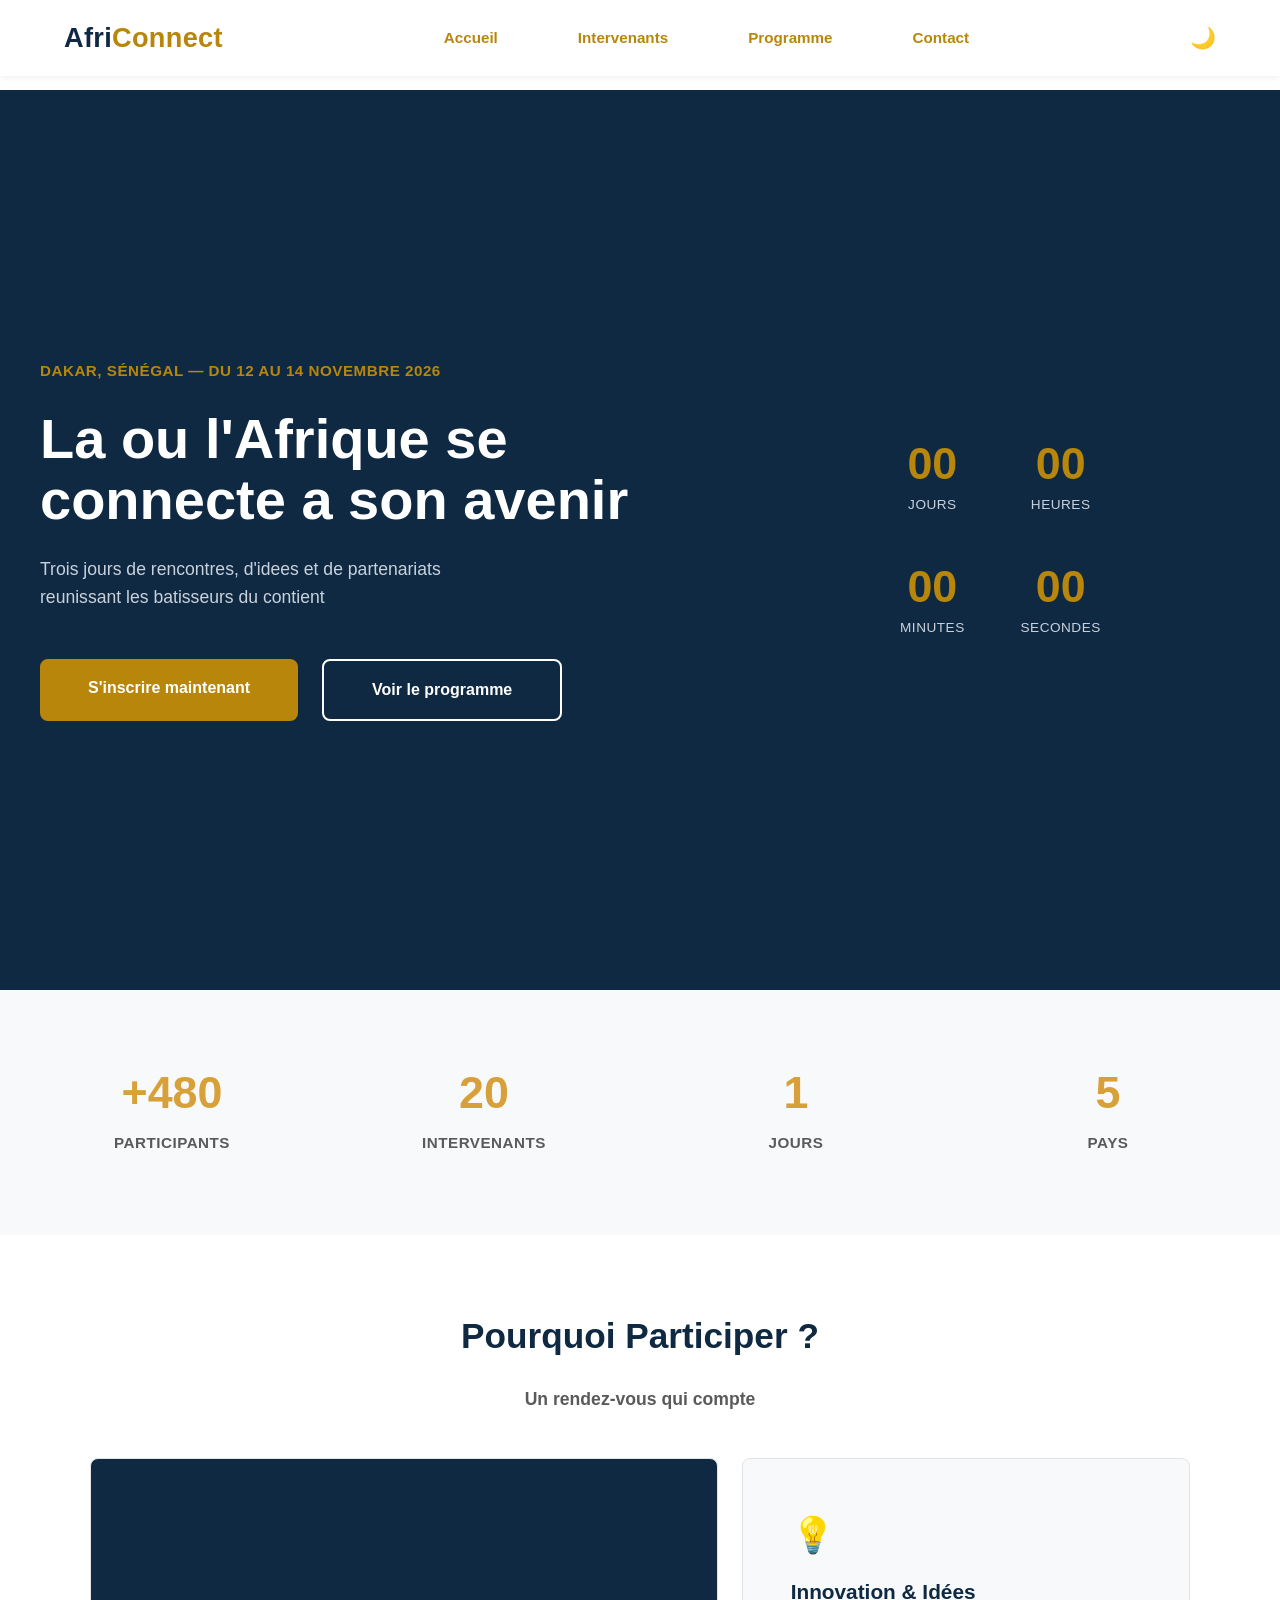
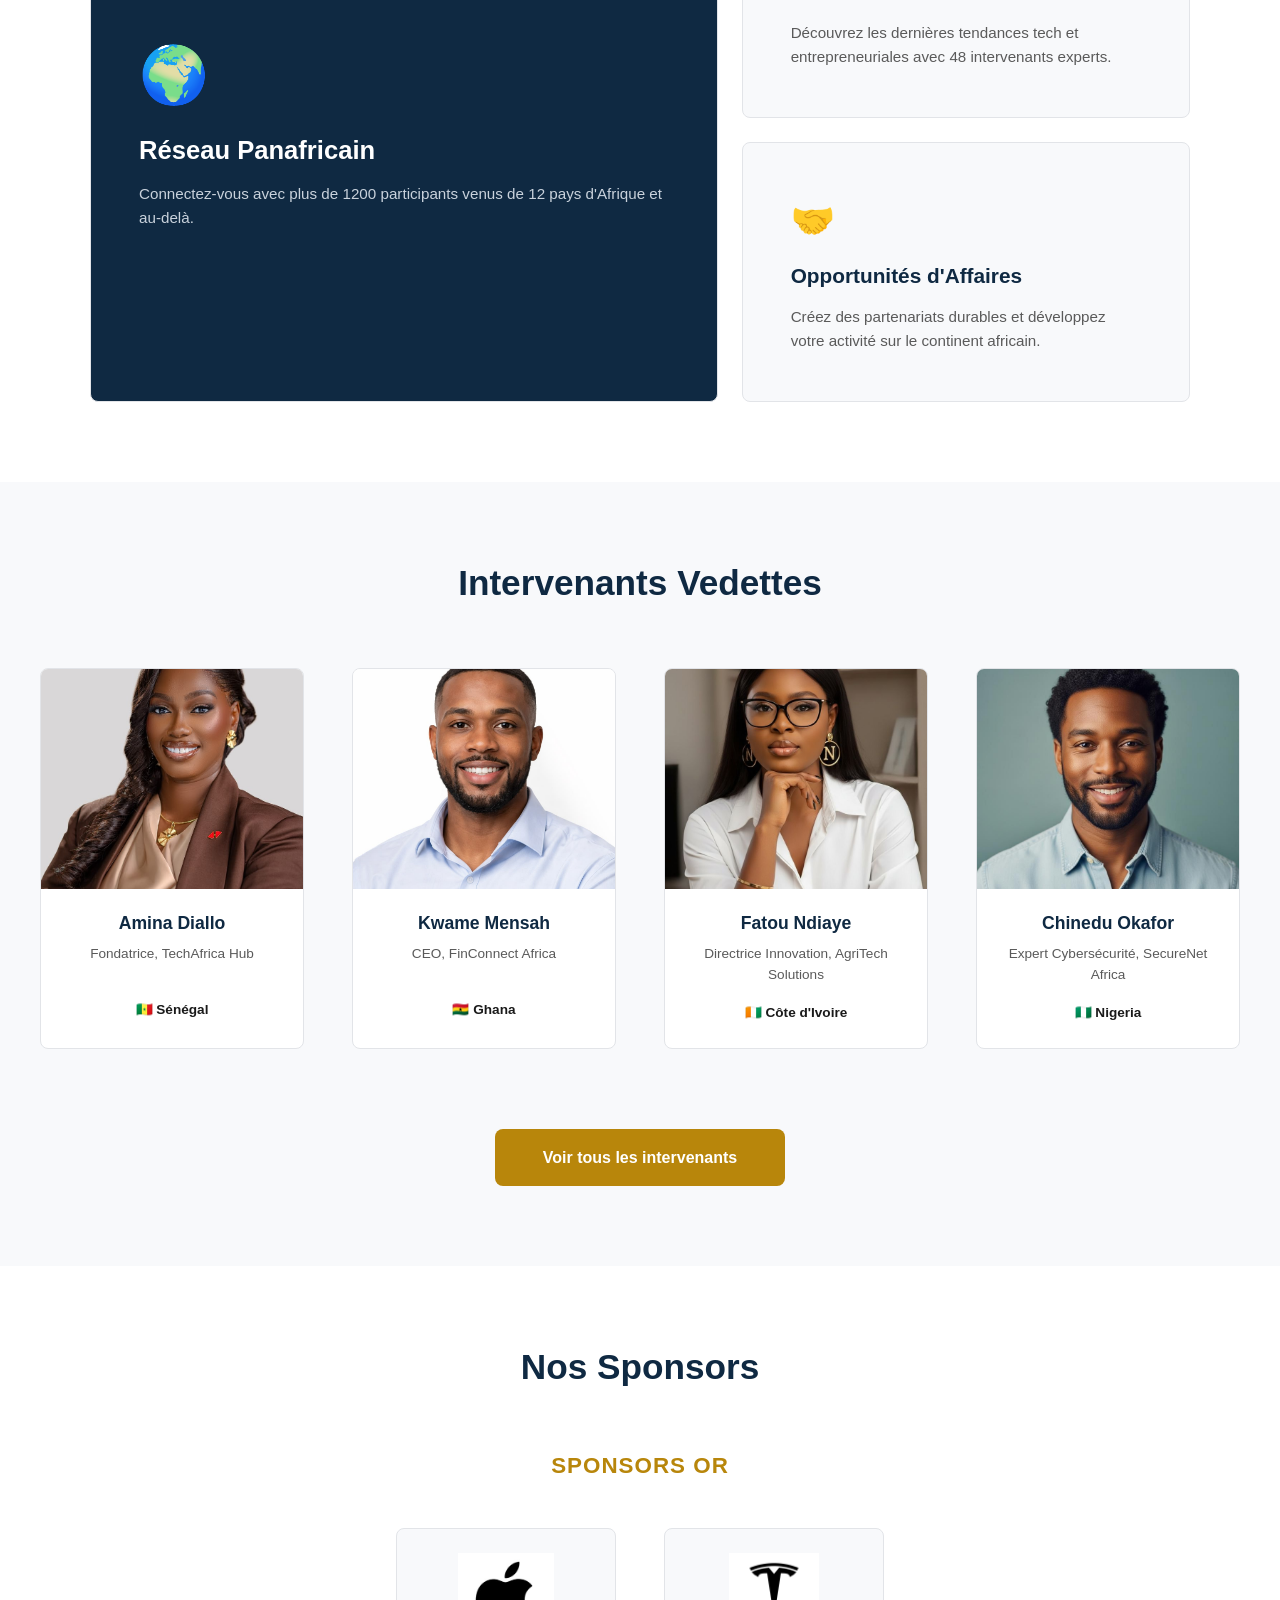
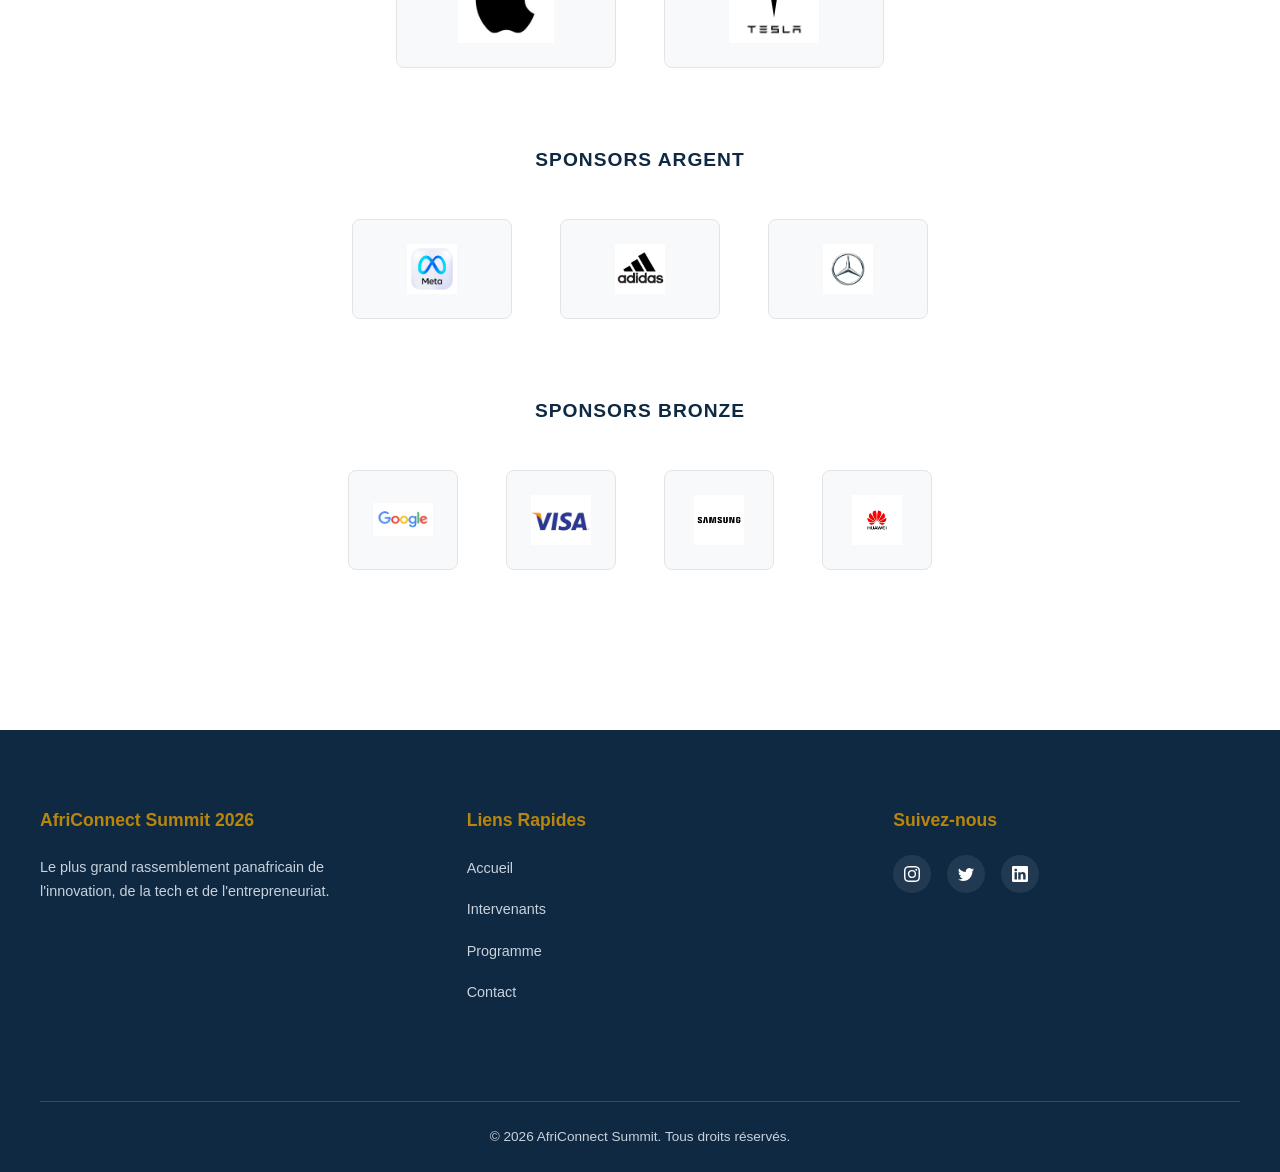
<file: index.html>
<!DOCTYPE html>
<html lang="fr">
<head>
<meta charset="UTF-8">
<meta name="viewport" content="width=device-width, initial-scale=1.0">
<title>AfriConnectSummit — Accueil</title>
<link rel="stylesheet" href="css/style.css">
</head>
<body>

 <header class="navbar" id="navbar">
  <div class="navbar-container">

    <div class="navbar-logo"><span class="logo-afri">Afri</span><span class="logo-connect">Connect</span></div>

    <nav class="navbar-links" id="navbar-links">
      <a href="index.html" class="nav-link active">Accueil</a>
      <a href="intervenants.html" class="nav-link">Intervenants</a>
      <a href="programme.html" class="nav-link">Programme</a>
      <a href="contact.html" class="nav-link">Contact</a>
    </nav>

    <div class="navbar-actions">
      <button class="theme-toggle" id="theme-toggle" aria-label="Changer de thème">
        🌙
      </button>

      <button class="burger" id="burger" aria-label="Ouvrir le menu">
        <span></span>
        <span></span>
        <span></span>
      </button>
    </div>

  </div>
</header>

<!-- SECTION HERO -->

<section class="hero" id="hero">
  <div class="hero-grid">

    <div class="hero-texte">
      <p class="hero-date">Dakar, Sénégal — du 12 au 14 Novembre 2026</p>
      <h1 class="hero-title">La ou l'Afrique se connecte a son avenir</h1>

      <p class="hero-subtitle">
        Trois jours de rencontres, d'idees et de partenariats reunissant les batisseurs du contient
      </p>

      <div class="hero-buttons">
        <a href="contact.html" class="cta-button">S'inscrire maintenant</a>
        <a href="programme.html" class="cta-button cta-button-outline">Voir le programme</a>
      </div>
    </div>

    <div class="hero-visuel">
      <div class="countdown" id="countdown">
        <div class="countdown-item">
          <span class="countdown-number" id="days">00</span>
          <span class="countdown-label">Jours</span>
        </div>
        <div class="countdown-item">
          <span class="countdown-number" id="hours">00</span>
          <span class="countdown-label">Heures</span>
        </div>
        <div class="countdown-item">
          <span class="countdown-number" id="minutes">00</span>
          <span class="countdown-label">Minutes</span>
        </div>
        <div class="countdown-item">
          <span class="countdown-number" id="seconds">00</span>
          <span class="countdown-label">Secondes</span>
        </div>
      </div>
    </div>

  </div>
</section>

<!-- CHIFFRES CLES -->


<section class="stats fade-in" id="stats">
  <h2 class="titre-cache">Chiffres clés de la conférence</h2>
  <div class="stats-container">

    <div class="stat-item">
      <span class="stat-number" data-target="1200">+0</span>
      <p class="stat-label">Participants</p>
    </div>

    <div class="stat-item">
      <span class="stat-number" data-target="48">0</span>
      <p class="stat-label">Intervenants</p>
    </div>

    <div class="stat-item">
      <span class="stat-number" data-target="3">0</span>
      <p class="stat-label">Jours</p>
    </div>

    <div class="stat-item">
      <span class="stat-number" data-target="12">0</span>
      <p class="stat-label">Pays</p>
    </div>

  </div>
</section>

<!-- POURQUOI PARTICIPER -->

<section class="pourquoi-participer fade-in" id="pourquoi-participer">
  <div class="entete-section">
    <h2>Pourquoi Participer ?</h2>
    <h3>Un rendez-vous qui compte</h3>
  </div>

  <div class="conteneur-arguments">

    <div class="argument">
      <div class="argument-icone">🌍</div>
      <h3 class="argument-titre">Réseau Panafricain</h3>
      <p class="argument-description">
        Connectez-vous avec plus de 1200 participants venus de 12 pays d'Afrique et au-delà.
      </p>
    </div>

    <div class="argument">
      <div class="argument-icone">💡</div>
      <h3 class="argument-titre">Innovation & Idées</h3>
      <p class="argument-description">
        Découvrez les dernières tendances tech et entrepreneuriales avec 48 intervenants experts.
      </p>
    </div>

    <div class="argument">
      <div class="argument-icone">🤝</div>
      <h3 class="argument-titre">Opportunités d'Affaires</h3>
      <p class="argument-description">
        Créez des partenariats durables et développez votre activité sur le continent africain.
      </p>
    </div>

  </div>
</section>

<!-- INTERVENANTS EN VEDETTE -->

<section class="intervenants-vedettes fade-in" id="intervenants-vedettes">
  <div class="entete-section">
    <h2>Intervenants Vedettes</h2>
  </div>

  <div class="grille-intervenants">

    <div class="carte-intervenant">
      <img src="images/1.jpg" alt="Amina Diallo" class="photo-intervenant">
      <h3 class="nom-intervenant">Amina Diallo</h3>
      <p class="titre-intervenant">Fondatrice, TechAfrica Hub</p>
      <p class="pays-intervenant">🇸🇳 Sénégal</p>
    </div>

    <div class="carte-intervenant">
      <img src="images/26.jpg" alt="Kwame Mensah" class="photo-intervenant">
      <h3 class="nom-intervenant">Kwame Mensah</h3>
      <p class="titre-intervenant">CEO, FinConnect Africa</p>
      <p class="pays-intervenant">🇬🇭 Ghana</p>
    </div>

    <div class="carte-intervenant">
      <img src="images/2.jpg" alt="Fatou Ndiaye" class="photo-intervenant">
      <h3 class="nom-intervenant">Fatou Ndiaye</h3>
      <p class="titre-intervenant">Directrice Innovation, AgriTech Solutions</p>
      <p class="pays-intervenant">🇨🇮 Côte d'Ivoire</p>
    </div>

    <div class="carte-intervenant">
      <img src="images/27.jpg" alt="Chinedu Okafor" class="photo-intervenant">
      <h3 class="nom-intervenant">Chinedu Okafor</h3>
      <p class="titre-intervenant">Expert Cybersécurité, SecureNet Africa</p>
      <p class="pays-intervenant">🇳🇬 Nigeria</p>
    </div>

  </div>

  <div class="bouton-voir-tous">
    <a href="intervenants.html" class="cta-button">Voir tous les intervenants</a>
  </div>

</section>

<!-- sponsors -->

<section class="sponsors fade-in" id="sponsors">
  <div class="entete-section">
    <h2>Nos Sponsors</h2>
  </div>

  <div class="niveau-sponsors niveau-or">
    <h3 class="titre-niveau">Sponsors Or</h3>
    <div class="conteneur-logos">
      <div class="logo-sponsor logo-or">
        <img src="images/6.jpg" alt="Sponsor Or 1">
      </div>
      <div class="logo-sponsor logo-or">
        <img src="images/9.jpg" alt="Sponsor Or 2">
      </div>
    </div>
  </div>

  <div class="niveau-sponsors niveau-argent">
    <h3 class="titre-niveau">Sponsors Argent</h3>
    <div class="conteneur-logos">
      <div class="logo-sponsor logo-argent">
        <img src="images/14.jpg" alt="Sponsor Argent 1">
      </div>
      <div class="logo-sponsor logo-argent">
        <img src="images/34.jpg" alt="Sponsor Argent 2">
      </div>
      <div class="logo-sponsor logo-argent">
        <img src="images/15.jpg" alt="Sponsor Argent 3">
      </div>
    </div>
  </div>

  <div class="niveau-sponsors niveau-bronze">
    <h3 class="titre-niveau">Sponsors Bronze</h3>
    <div class="conteneur-logos">
      <div class="logo-sponsor logo-bronze">
        <img src="images/10.jpg" alt="Sponsor Bronze 1">
      </div>
      <div class="logo-sponsor logo-bronze">
        <img src="images/11.jpg" alt="Sponsor Bronze 2">
      </div>
      <div class="logo-sponsor logo-bronze">
        <img src="images/12.jpg" alt="Sponsor Bronze 3">
      </div>
      <div class="logo-sponsor logo-bronze">
        <img src="images/13.jpg" alt="Sponsor Bronze 4">
      </div>
    </div>
  </div>

</section>

<!-- footer -->

<footer class="pied-de-page" id="pied-de-page">
  <div class="conteneur-footer">

    <div class="colonne-footer">
      <h3 class="titre-footer">AfriConnect Summit 2026</h3>
      <p class="texte-footer">
        Le plus grand rassemblement panafricain de l'innovation, de la tech et de l'entrepreneuriat.
      </p>
    </div>

    <div class="colonne-footer">
      <h3 class="titre-footer">Liens Rapides</h3>
      <ul class="liens-footer">
        <li><a href="index.html">Accueil</a></li>
        <li><a href="intervenants.html">Intervenants</a></li>
        <li><a href="programme.html">Programme</a></li>
        <li><a href="contact.html">Contact</a></li>
      </ul>
    </div>

    <div class="colonne-footer">
      <h3 class="titre-footer">Suivez-nous</h3>
      <div class="reseaux-sociaux">
        <a href="#"><svg xmlns="http://www.w3.org/2000/svg" width="16" height="16" fill="currentColor" class="bi bi-instagram" viewBox="0 0 16 16">
  <path d="M8 0C5.829 0 5.556.01 4.703.048 3.85.088 3.269.222 2.76.42a3.9 3.9 0 0 0-1.417.923A3.9 3.9 0 0 0 .42 2.76C.222 3.268.087 3.85.048 4.7.01 5.555 0 5.827 0 8.001c0 2.172.01 2.444.048 3.297.04.852.174 1.433.372 1.942.205.526.478.972.923 1.417.444.445.89.719 1.416.923.51.198 1.09.333 1.942.372C5.555 15.99 5.827 16 8 16s2.444-.01 3.298-.048c.851-.04 1.434-.174 1.943-.372a3.9 3.9 0 0 0 1.416-.923c.445-.445.718-.891.923-1.417.197-.509.332-1.09.372-1.942C15.99 10.445 16 10.173 16 8s-.01-2.445-.048-3.299c-.04-.851-.175-1.433-.372-1.941a3.9 3.9 0 0 0-.923-1.417A3.9 3.9 0 0 0 13.24.42c-.51-.198-1.092-.333-1.943-.372C10.443.01 10.172 0 7.998 0zm-.717 1.442h.718c2.136 0 2.389.007 3.232.046.78.035 1.204.166 1.486.275.373.145.64.319.92.599s.453.546.598.92c.11.281.24.705.275 1.485.039.843.047 1.096.047 3.231s-.008 2.389-.047 3.232c-.035.78-.166 1.203-.275 1.485a2.5 2.5 0 0 1-.599.919c-.28.28-.546.453-.92.598-.28.11-.704.24-1.485.276-.843.038-1.096.047-3.232.047s-2.39-.009-3.233-.047c-.78-.036-1.203-.166-1.485-.276a2.5 2.5 0 0 1-.92-.598 2.5 2.5 0 0 1-.6-.92c-.109-.281-.24-.705-.275-1.485-.038-.843-.046-1.096-.046-3.233s.008-2.388.046-3.231c.036-.78.166-1.204.276-1.486.145-.373.319-.64.599-.92s.546-.453.92-.598c.282-.11.705-.24 1.485-.276.738-.034 1.024-.044 2.515-.045zm4.988 1.328a.96.96 0 1 0 0 1.92.96.96 0 0 0 0-1.92m-4.27 1.122a4.109 4.109 0 1 0 0 8.217 4.109 4.109 0 0 0 0-8.217m0 1.441a2.667 2.667 0 1 1 0 5.334 2.667 2.667 0 0 1 0-5.334"/>
</svg></a>
        <a href="#"><svg xmlns="http://www.w3.org/2000/svg" width="16" height="16" fill="currentColor" class="bi bi-twitter" viewBox="0 0 16 16">
  <path d="M5.026 15c6.038 0 9.341-5.003 9.341-9.334q.002-.211-.006-.422A6.7 6.7 0 0 0 16 3.542a6.7 6.7 0 0 1-1.889.518 3.3 3.3 0 0 0 1.447-1.817 6.5 6.5 0 0 1-2.087.793A3.286 3.286 0 0 0 7.875 6.03a9.32 9.32 0 0 1-6.767-3.429 3.29 3.29 0 0 0 1.018 4.382A3.3 3.3 0 0 1 .64 6.575v.045a3.29 3.29 0 0 0 2.632 3.218 3.2 3.2 0 0 1-.865.115 3 3 0 0 1-.614-.057 3.28 3.28 0 0 0 3.067 2.277A6.6 6.6 0 0 1 .78 13.58a6 6 0 0 1-.78-.045A9.34 9.34 0 0 0 5.026 15"/>
</svg></a>
        <a href="#"><svg xmlns="http://www.w3.org/2000/svg" width="16" height="16" fill="currentColor" class="bi bi-linkedin" viewBox="0 0 16 16">
  <path d="M0 1.146C0 .513.526 0 1.175 0h13.65C15.474 0 16 .513 16 1.146v13.708c0 .633-.526 1.146-1.175 1.146H1.175C.526 16 0 15.487 0 14.854zm4.943 12.248V6.169H2.542v7.225zm-1.2-8.212c.837 0 1.358-.554 1.358-1.248-.015-.709-.52-1.248-1.342-1.248S2.4 3.226 2.4 3.934c0 .694.521 1.248 1.327 1.248zm4.908 8.212V9.359c0-.216.016-.432.08-.586.173-.431.568-.878 1.232-.878.869 0 1.216.662 1.216 1.634v3.865h2.401V9.25c0-2.22-1.184-3.252-2.764-3.252-1.274 0-1.845.7-2.165 1.193v.025h-.016l.016-.025V6.169h-2.4c.03.678 0 7.225 0 7.225z"/>
</svg></a>
      </div>
    </div>

  </div>

  <div class="copyright">
    <p>&copy; <span id="annee-actuelle">2026</span> AfriConnect Summit. Tous droits réservés.</p>
  </div>

 <button class="bouton-retour-haut" id="bouton-retour-haut" aria-label="Retour en haut">
  <span class="fleche-haut"></span>
</button>

</footer>

<script src="js/main.js"></script>
</body>
</html>
</file>
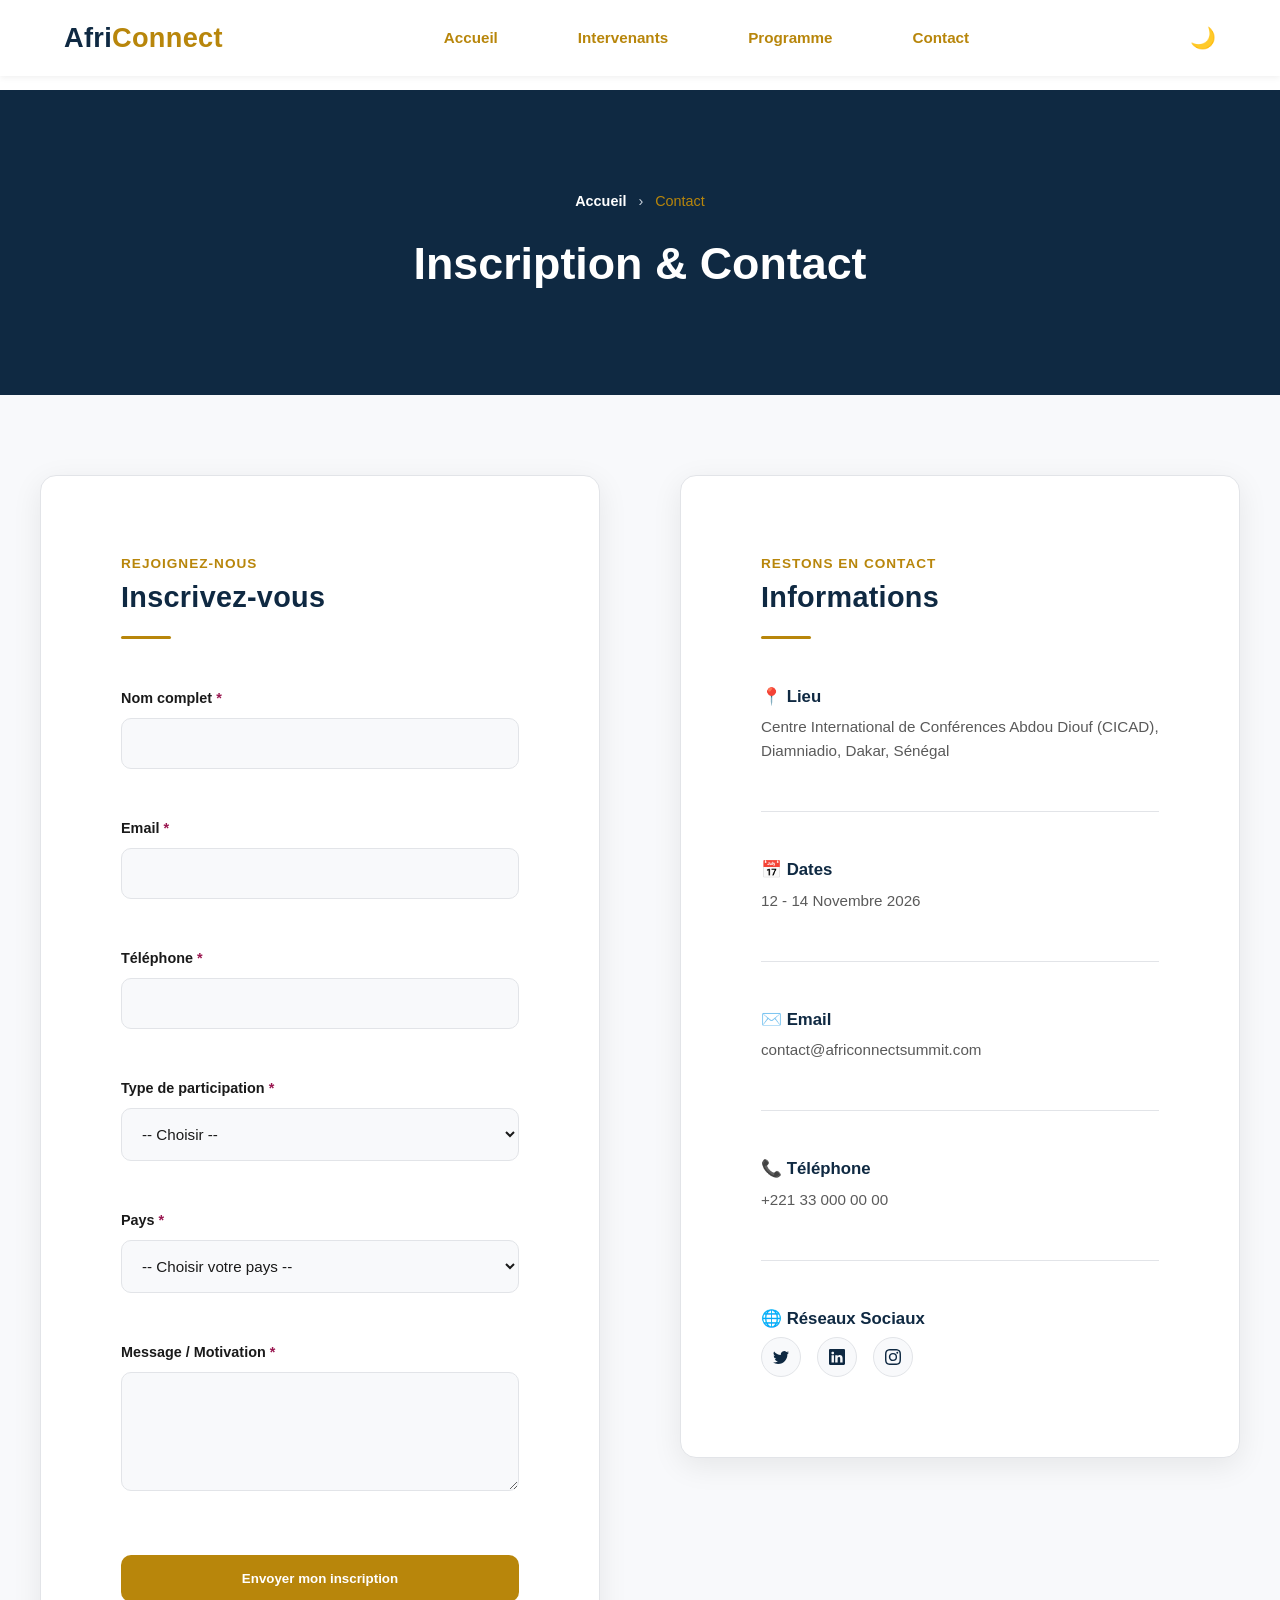
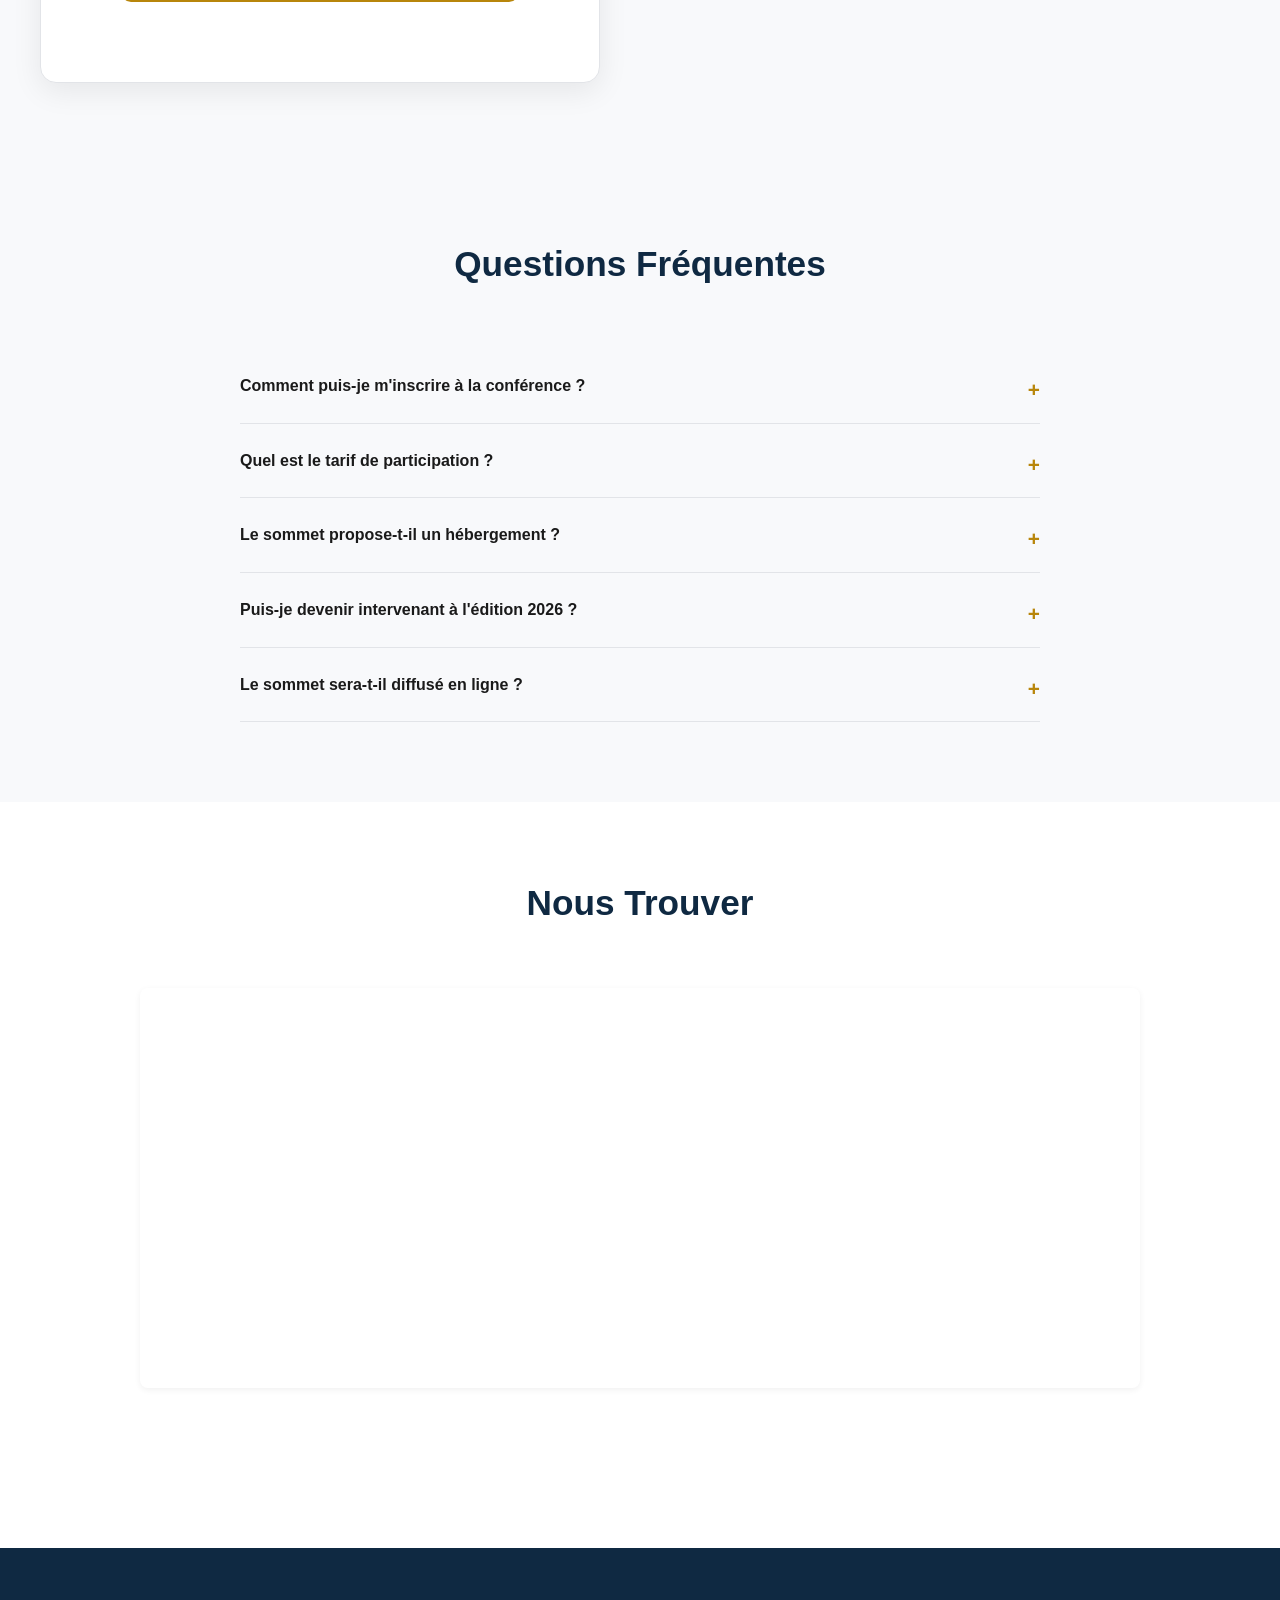
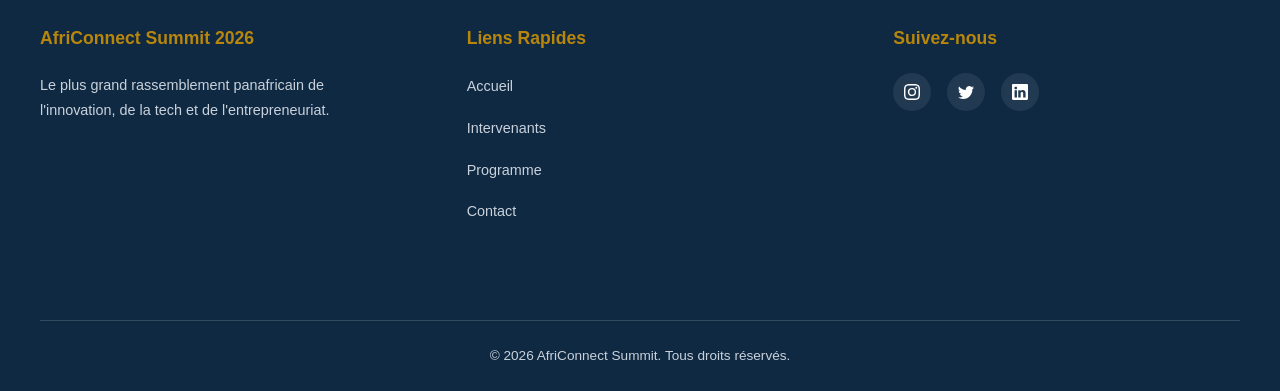
<file: contact.html>
<!DOCTYPE html>
<html lang="fr">
<head>
<meta charset="UTF-8">
<meta name="viewport" content="width=device-width, initial-scale=1.0">
<title>AfriConnectSummit — contact</title>
<link rel="stylesheet" href="css/style.css">
</head>
<body>
<!-- Le contenu de la page sera ajoute ici -->
 <header class="navbar" id="navbar">
  <div class="navbar-container">

    <div class="navbar-logo"><span class="logo-afri">Afri</span><span class="logo-connect">Connect</span></div>

    <!-- Liens de navigation (desktop) -->
    <nav class="navbar-links" id="navbar-links">
      <a href="index.html" class="nav-link active">Accueil</a>
      <a href="intervenants.html" class="nav-link">Intervenants</a>
      <a href="programme.html" class="nav-link">Programme</a>
      <a href="contact.html" class="nav-link">Contact</a>
    </nav>

    <!-- Actions à droite : toggle theme + burger -->
    <div class="navbar-actions">
      <button class="theme-toggle" id="theme-toggle" aria-label="Changer de thème">
        🌙
      </button>

      <button class="burger" id="burger" aria-label="Ouvrir le menu">
        <span></span>
        <span></span>
        <span></span>
      </button>
    </div>

  </div>
</header>

<section class="hero-interne" id="hero-interne">
  <div class="hero-interne-contenu">
     <nav class="fil-ariane" aria-label="fil d'ariane">
      <a href="index.html">Accueil</a>
      <span class="separateur-fil-ariane">›</span>
      <span class="page-actuelle">Contact</span>
    </nav>
    <h1 class="hero-interne-titre">Inscription & Contact</h1>

   
  </div>
</section>

<section class="section-inscription fade-in" id="section-inscription">
  <h2 class="titre-cache">Formulaire d'inscription et informations de contact</h2>
  <div class="conteneur-inscription">

    <!-- Colonne gauche : formulaire -->
    <div class="colonne-formulaire">
      <h2>Inscrivez-vous</h2>

      <form id="formulaire-inscription" novalidate>

        <div class="groupe-champ">
          <label for="nom-complet">Nom complet <span class="requis">*</span></label>
          <input type="text" id="nom-complet" name="nom-complet" required>
          <span class="message-erreur" id="erreur-nom"></span>
        </div>

        <div class="groupe-champ">
          <label for="email">Email <span class="requis">*</span></label>
          <input type="email" id="email" name="email" required>
          <span class="message-erreur" id="erreur-email"></span>
        </div>

        <div class="groupe-champ">
          <label for="telephone">Téléphone <span class="requis">*</span></label>
          <input type="tel" id="telephone" name="telephone" required>
          <span class="message-erreur" id="erreur-telephone"></span>
        </div>

        <div class="groupe-champ">
          <label for="type-participation">Type de participation <span class="requis">*</span></label>
          <select id="type-participation" name="type-participation" required>
            <option value="">-- Choisir --</option>
            <option value="participant">Participant</option>
            <option value="intervenant">Intervenant</option>
            <option value="sponsor">Sponsor</option>
            <option value="media">Média / Presse</option>
          </select>
          <span class="message-erreur" id="erreur-participation"></span>
        </div>

        <div class="groupe-champ">
          <label for="pays">Pays <span class="requis">*</span></label>
          <select id="pays" name="pays" required>
            <option value="">-- Choisir votre pays --</option>
            <option value="senegal">Sénégal</option>
            <option value="ghana">Ghana</option>
            <option value="cote-ivoire">Côte d'Ivoire</option>
            <option value="nigeria">Nigeria</option>
            <option value="mali">Mali</option>
            <option value="kenya">Kenya</option>
            <option value="afrique-sud">Afrique du Sud</option>
            <option value="maroc">Maroc</option>
            <option value="cameroun">Cameroun</option>
            <option value="rwanda">Rwanda</option>
          </select>
          <span class="message-erreur" id="erreur-pays"></span>
        </div>

        <div class="groupe-champ">
          <label for="message">Message / Motivation <span class="requis">*</span></label>
          <textarea id="message" name="message" rows="5" required></textarea>
          <span class="message-erreur" id="erreur-message"></span>
        </div>

        <button type="submit" class="cta-button">Envoyer mon inscription</button>

        <p class="message-succes" id="message-succes">
          ✅ Votre inscription a bien été envoyée ! Nous vous contacterons bientôt.
        </p>

      </form>
    </div>

    <!-- Colonne droite : informations -->
    <div class="colonne-informations">
      <h2>Informations</h2>

      <div class="bloc-info">
        <h3>📍 Lieu</h3>
        <p>Centre International de Conférences Abdou Diouf (CICAD), Diamniadio, Dakar, Sénégal</p>
      </div>

      <div class="bloc-info">
        <h3>📅 Dates</h3>
        <p>12 - 14 Novembre 2026</p>
      </div>

      <div class="bloc-info">
        <h3>✉️ Email</h3>
        <p>contact@africonnectsummit.com</p>
      </div>

      <div class="bloc-info">
        <h3>📞 Téléphone</h3>
        <p>+221 33 000 00 00</p>
      </div>

      <div class="bloc-info">
        <h3>🌐 Réseaux Sociaux</h3>
        <div class="reseaux-sociaux">
         
          <a href="#" class="icone-sociale" aria-label="Twitter"><svg xmlns="http://www.w3.org/2000/svg" width="16" height="16" fill="currentColor" class="bi bi-twitter" viewBox="0 0 16 16">
  <path d="M5.026 15c6.038 0 9.341-5.003 9.341-9.334q.002-.211-.006-.422A6.7 6.7 0 0 0 16 3.542a6.7 6.7 0 0 1-1.889.518 3.3 3.3 0 0 0 1.447-1.817 6.5 6.5 0 0 1-2.087.793A3.286 3.286 0 0 0 7.875 6.03a9.32 9.32 0 0 1-6.767-3.429 3.29 3.29 0 0 0 1.018 4.382A3.3 3.3 0 0 1 .64 6.575v.045a3.29 3.29 0 0 0 2.632 3.218 3.2 3.2 0 0 1-.865.115 3 3 0 0 1-.614-.057 3.28 3.28 0 0 0 3.067 2.277A6.6 6.6 0 0 1 .78 13.58a6 6 0 0 1-.78-.045A9.34 9.34 0 0 0 5.026 15"/>
</svg></a>
          <a href="#" class="icone-sociale" aria-label="LinkedIn"><svg xmlns="http://www.w3.org/2000/svg" width="16" height="16" fill="currentColor" class="bi bi-linkedin" viewBox="0 0 16 16">
  <path d="M0 1.146C0 .513.526 0 1.175 0h13.65C15.474 0 16 .513 16 1.146v13.708c0 .633-.526 1.146-1.175 1.146H1.175C.526 16 0 15.487 0 14.854zm4.943 12.248V6.169H2.542v7.225zm-1.2-8.212c.837 0 1.358-.554 1.358-1.248-.015-.709-.52-1.248-1.342-1.248S2.4 3.226 2.4 3.934c0 .694.521 1.248 1.327 1.248zm4.908 8.212V9.359c0-.216.016-.432.08-.586.173-.431.568-.878 1.232-.878.869 0 1.216.662 1.216 1.634v3.865h2.401V9.25c0-2.22-1.184-3.252-2.764-3.252-1.274 0-1.845.7-2.165 1.193v.025h-.016l.016-.025V6.169h-2.4c.03.678 0 7.225 0 7.225z"/>
</svg></a>
          <a href="#" class="icone-sociale" aria-label="Instagram"><svg xmlns="http://www.w3.org/2000/svg" width="16" height="16" fill="currentColor" class="bi bi-instagram" viewBox="0 0 16 16">
  <path d="M8 0C5.829 0 5.556.01 4.703.048 3.85.088 3.269.222 2.76.42a3.9 3.9 0 0 0-1.417.923A3.9 3.9 0 0 0 .42 2.76C.222 3.268.087 3.85.048 4.7.01 5.555 0 5.827 0 8.001c0 2.172.01 2.444.048 3.297.04.852.174 1.433.372 1.942.205.526.478.972.923 1.417.444.445.89.719 1.416.923.51.198 1.09.333 1.942.372C5.555 15.99 5.827 16 8 16s2.444-.01 3.298-.048c.851-.04 1.434-.174 1.943-.372a3.9 3.9 0 0 0 1.416-.923c.445-.445.718-.891.923-1.417.197-.509.332-1.09.372-1.942C15.99 10.445 16 10.173 16 8s-.01-2.445-.048-3.299c-.04-.851-.175-1.433-.372-1.941a3.9 3.9 0 0 0-.923-1.417A3.9 3.9 0 0 0 13.24.42c-.51-.198-1.092-.333-1.943-.372C10.443.01 10.172 0 7.998 0zm-.717 1.442h.718c2.136 0 2.389.007 3.232.046.78.035 1.204.166 1.486.275.373.145.64.319.92.599s.453.546.598.92c.11.281.24.705.275 1.485.039.843.047 1.096.047 3.231s-.008 2.389-.047 3.232c-.035.78-.166 1.203-.275 1.485a2.5 2.5 0 0 1-.599.919c-.28.28-.546.453-.92.598-.28.11-.704.24-1.485.276-.843.038-1.096.047-3.232.047s-2.39-.009-3.233-.047c-.78-.036-1.203-.166-1.485-.276a2.5 2.5 0 0 1-.92-.598 2.5 2.5 0 0 1-.6-.92c-.109-.281-.24-.705-.275-1.485-.038-.843-.046-1.096-.046-3.233s.008-2.388.046-3.231c.036-.78.166-1.204.276-1.486.145-.373.319-.64.599-.92s.546-.453.92-.598c.282-.11.705-.24 1.485-.276.738-.034 1.024-.044 2.515-.045zm4.988 1.328a.96.96 0 1 0 0 1.92.96.96 0 0 0 0-1.92m-4.27 1.122a4.109 4.109 0 1 0 0 8.217 4.109 4.109 0 0 0 0-8.217m0 1.441a2.667 2.667 0 1 1 0 5.334 2.667 2.667 0 0 1 0-5.334"/>
</svg></a>
        </div>
      </div>
    </div>

  </div>
</section>

<!-- FAQ -->

<section class="faq fade-in" id="faq">
  <div class="entete-section">
    <h2>Questions Fréquentes</h2>
  </div>

  <div class="accordeon">

    <div class="question">
      <input type="radio" name="faq" id="q1" class="question-input">
      <label for="q1" class="question-titre">
        Comment puis-je m'inscrire à la conférence ?
      </label>
      <div class="question-reponse">
        <p>Il vous suffit de remplir le formulaire d'inscription ci-dessus avec vos informations. Vous recevrez une confirmation par email dans les 48h.</p>
      </div>
    </div>

    <div class="question">
      <input type="radio" name="faq" id="q2" class="question-input">
      <label for="q2" class="question-titre">
        Quel est le tarif de participation ?
      </label>
      <div class="question-reponse">
        <p>Les tarifs varient selon le type de participation (Participant, Intervenant, Sponsor). Contactez-nous pour un devis personnalisé.</p>
      </div>
    </div>

    <div class="question">
      <input type="radio" name="faq" id="q3" class="question-input">
      <label for="q3" class="question-titre">
        Le sommet propose-t-il un hébergement ?
      </label>
      <div class="question-reponse">
        <p>Nous proposons une liste d'hôtels partenaires à tarifs préférentiels, disponible après votre inscription.</p>
      </div>
    </div>

    <div class="question">
      <input type="radio" name="faq" id="q4" class="question-input">
      <label for="q4" class="question-titre">
        Puis-je devenir intervenant à l'édition 2026 ?
      </label>
      <div class="question-reponse">
        <p>Oui ! Sélectionnez "Intervenant" dans le formulaire et détaillez votre proposition dans le champ message.</p>
      </div>
    </div>

    <div class="question">
      <input type="radio" name="faq" id="q5" class="question-input">
      <label for="q5" class="question-titre">
        Le sommet sera-t-il diffusé en ligne ?
      </label>
      <div class="question-reponse">
        <p>Certaines sessions seront diffusées en direct sur nos réseaux sociaux. Les intervenants principaux seront annoncés à l'approche de l'événement.</p>
      </div>
    </div>

  </div>
</section>

<!-- localisation -->
<section class="carte-localisation fade-in" id="carte-localisation">
  <div class="entete-section">
    <h2>Nous Trouver</h2>
  </div>

  <div class="conteneur-carte">
    <iframe
      src="https://www.google.com/maps/embed?pb=!1m18!1m12!1m3!1d123456.789!2d-17.4676!3d14.7167!2m3!1f0!2f0!3f0!3m2!1i1024!2i768!4f13.1!3m3!1m2!1s0x0%3A0x0!2zMTTCsDQzJzAwLjEiTiAxN8KwMjgnMDMuNCJX!5e0!3m2!1sfr!2ssn!4v1234567890"
      class="google-map"
      allowfullscreen=""
      loading="lazy"
      referrerpolicy="no-referrer-when-downgrade">
    </iframe>
  </div>
</section>

<!-- footer -->

<footer class="pied-de-page" id="pied-de-page">
  <div class="conteneur-footer">

    <!-- Colonne 1 : À propos -->
    <div class="colonne-footer">
      <h3 class="titre-footer">AfriConnect Summit 2026</h3>
      <p class="texte-footer">
        Le plus grand rassemblement panafricain de l'innovation, de la tech et de l'entrepreneuriat.
      </p>
    </div>

    <!-- Colonne 2 : Liens rapides -->
    <div class="colonne-footer">
      <h3 class="titre-footer">Liens Rapides</h3>
      <ul class="liens-footer">
        <li><a href="index.html">Accueil</a></li>
        <li><a href="intervenants.html">Intervenants</a></li>
        <li><a href="programme.html">Programme</a></li>
        <li><a href="contact.html">Contact</a></li>
      </ul>
    </div>

    <!-- Colonne 3 : Réseaux sociaux -->
    <div class="colonne-footer">
      <h3 class="titre-footer">Suivez-nous</h3>
      <div class="reseaux-sociaux">
        <a href="#"><svg xmlns="http://www.w3.org/2000/svg" width="16" height="16" fill="currentColor" class="bi bi-instagram" viewBox="0 0 16 16">
  <path d="M8 0C5.829 0 5.556.01 4.703.048 3.85.088 3.269.222 2.76.42a3.9 3.9 0 0 0-1.417.923A3.9 3.9 0 0 0 .42 2.76C.222 3.268.087 3.85.048 4.7.01 5.555 0 5.827 0 8.001c0 2.172.01 2.444.048 3.297.04.852.174 1.433.372 1.942.205.526.478.972.923 1.417.444.445.89.719 1.416.923.51.198 1.09.333 1.942.372C5.555 15.99 5.827 16 8 16s2.444-.01 3.298-.048c.851-.04 1.434-.174 1.943-.372a3.9 3.9 0 0 0 1.416-.923c.445-.445.718-.891.923-1.417.197-.509.332-1.09.372-1.942C15.99 10.445 16 10.173 16 8s-.01-2.445-.048-3.299c-.04-.851-.175-1.433-.372-1.941a3.9 3.9 0 0 0-.923-1.417A3.9 3.9 0 0 0 13.24.42c-.51-.198-1.092-.333-1.943-.372C10.443.01 10.172 0 7.998 0zm-.717 1.442h.718c2.136 0 2.389.007 3.232.046.78.035 1.204.166 1.486.275.373.145.64.319.92.599s.453.546.598.92c.11.281.24.705.275 1.485.039.843.047 1.096.047 3.231s-.008 2.389-.047 3.232c-.035.78-.166 1.203-.275 1.485a2.5 2.5 0 0 1-.599.919c-.28.28-.546.453-.92.598-.28.11-.704.24-1.485.276-.843.038-1.096.047-3.232.047s-2.39-.009-3.233-.047c-.78-.036-1.203-.166-1.485-.276a2.5 2.5 0 0 1-.92-.598 2.5 2.5 0 0 1-.6-.92c-.109-.281-.24-.705-.275-1.485-.038-.843-.046-1.096-.046-3.233s.008-2.388.046-3.231c.036-.78.166-1.204.276-1.486.145-.373.319-.64.599-.92s.546-.453.92-.598c.282-.11.705-.24 1.485-.276.738-.034 1.024-.044 2.515-.045zm4.988 1.328a.96.96 0 1 0 0 1.92.96.96 0 0 0 0-1.92m-4.27 1.122a4.109 4.109 0 1 0 0 8.217 4.109 4.109 0 0 0 0-8.217m0 1.441a2.667 2.667 0 1 1 0 5.334 2.667 2.667 0 0 1 0-5.334"/>
</svg></a>
        <a href="#"><svg xmlns="http://www.w3.org/2000/svg" width="16" height="16" fill="currentColor" class="bi bi-twitter" viewBox="0 0 16 16">
  <path d="M5.026 15c6.038 0 9.341-5.003 9.341-9.334q.002-.211-.006-.422A6.7 6.7 0 0 0 16 3.542a6.7 6.7 0 0 1-1.889.518 3.3 3.3 0 0 0 1.447-1.817 6.5 6.5 0 0 1-2.087.793A3.286 3.286 0 0 0 7.875 6.03a9.32 9.32 0 0 1-6.767-3.429 3.29 3.29 0 0 0 1.018 4.382A3.3 3.3 0 0 1 .64 6.575v.045a3.29 3.29 0 0 0 2.632 3.218 3.2 3.2 0 0 1-.865.115 3 3 0 0 1-.614-.057 3.28 3.28 0 0 0 3.067 2.277A6.6 6.6 0 0 1 .78 13.58a6 6 0 0 1-.78-.045A9.34 9.34 0 0 0 5.026 15"/>
</svg></a>
        <a href="#"><svg xmlns="http://www.w3.org/2000/svg" width="16" height="16" fill="currentColor" class="bi bi-linkedin" viewBox="0 0 16 16">
  <path d="M0 1.146C0 .513.526 0 1.175 0h13.65C15.474 0 16 .513 16 1.146v13.708c0 .633-.526 1.146-1.175 1.146H1.175C.526 16 0 15.487 0 14.854zm4.943 12.248V6.169H2.542v7.225zm-1.2-8.212c.837 0 1.358-.554 1.358-1.248-.015-.709-.52-1.248-1.342-1.248S2.4 3.226 2.4 3.934c0 .694.521 1.248 1.327 1.248zm4.908 8.212V9.359c0-.216.016-.432.08-.586.173-.431.568-.878 1.232-.878.869 0 1.216.662 1.216 1.634v3.865h2.401V9.25c0-2.22-1.184-3.252-2.764-3.252-1.274 0-1.845.7-2.165 1.193v.025h-.016l.016-.025V6.169h-2.4c.03.678 0 7.225 0 7.225z"/>
</svg></a>
      </div>
    </div>

  </div>

  <!-- Copyright -->
  <div class="copyright">
    <p>&copy; <span id="annee-actuelle">2026</span> AfriConnect Summit. Tous droits réservés.</p>
  </div>

  <!-- Bouton retour en haut -->
 <button class="bouton-retour-haut" id="bouton-retour-haut" aria-label="Retour en haut">
  <span class="fleche-haut"></span>
</button>

</footer>

<script src="js/main.js"></script>
</body>
</html>
</file>
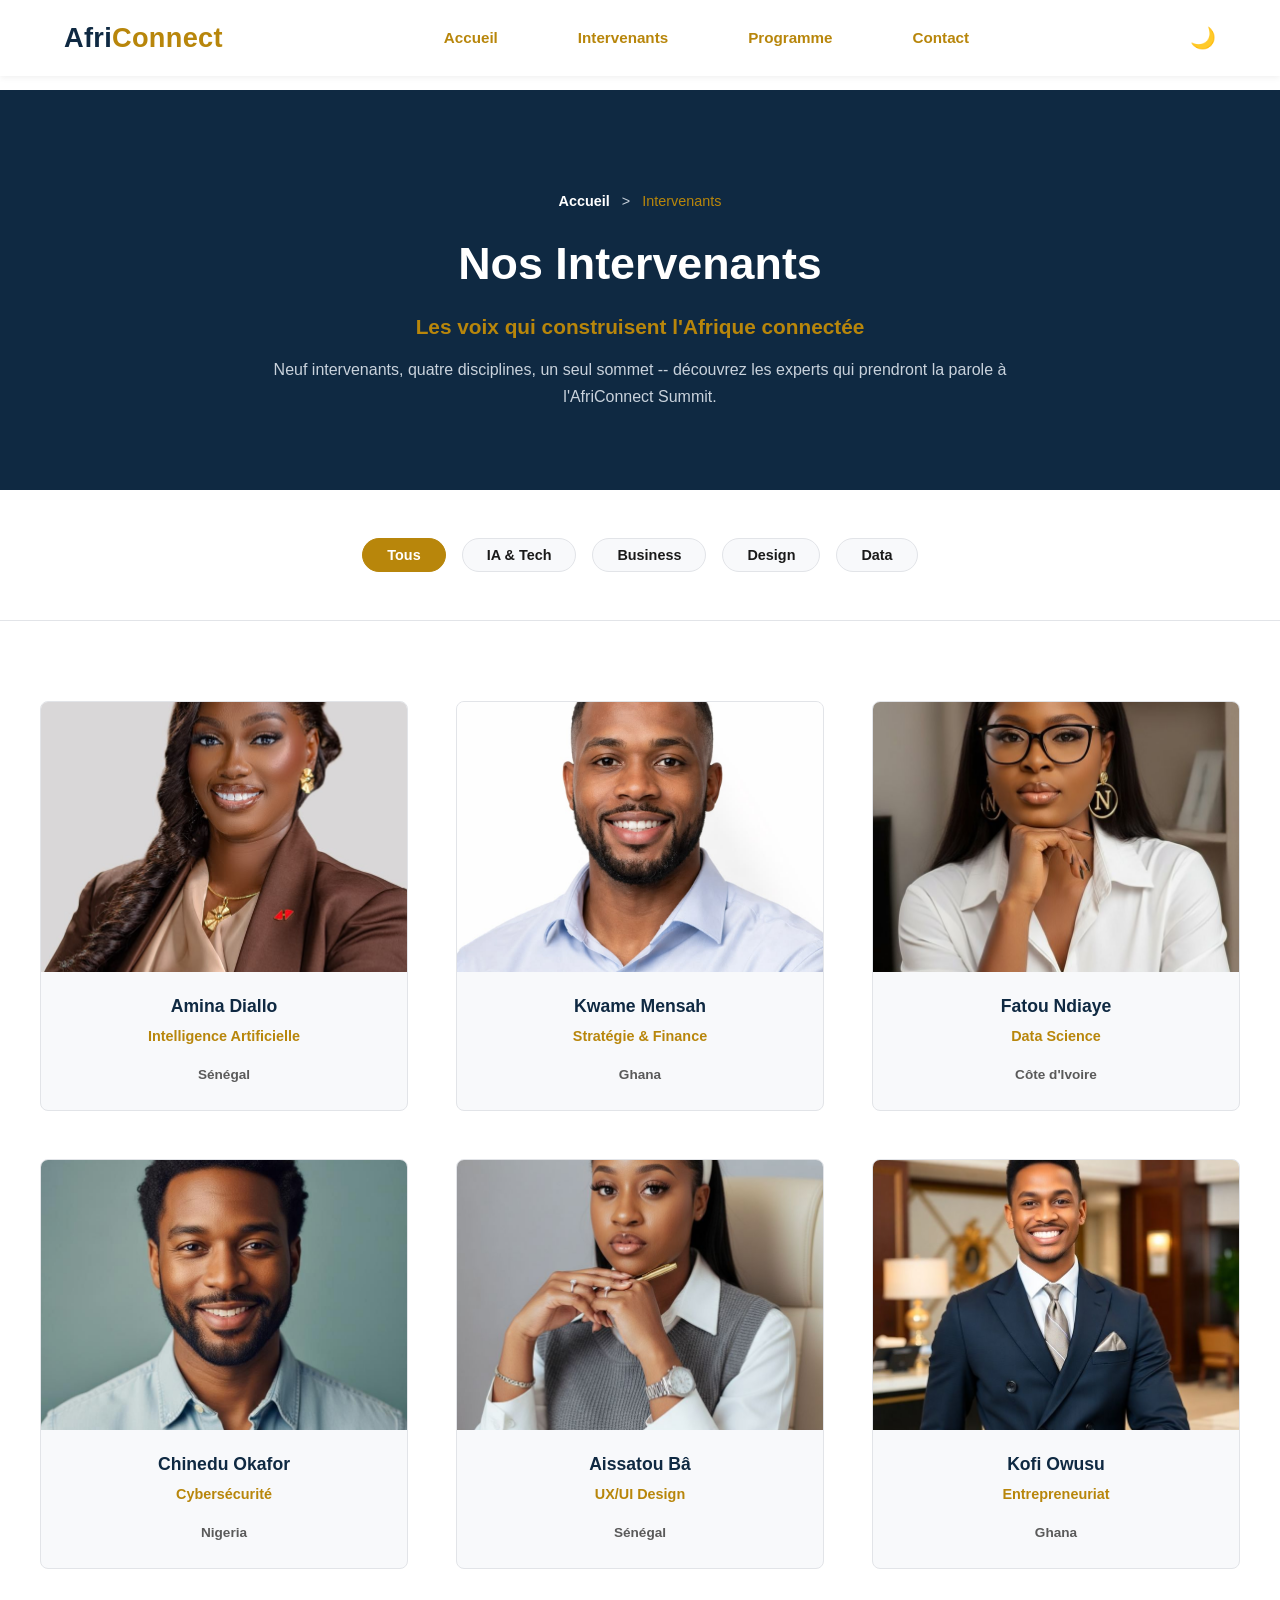
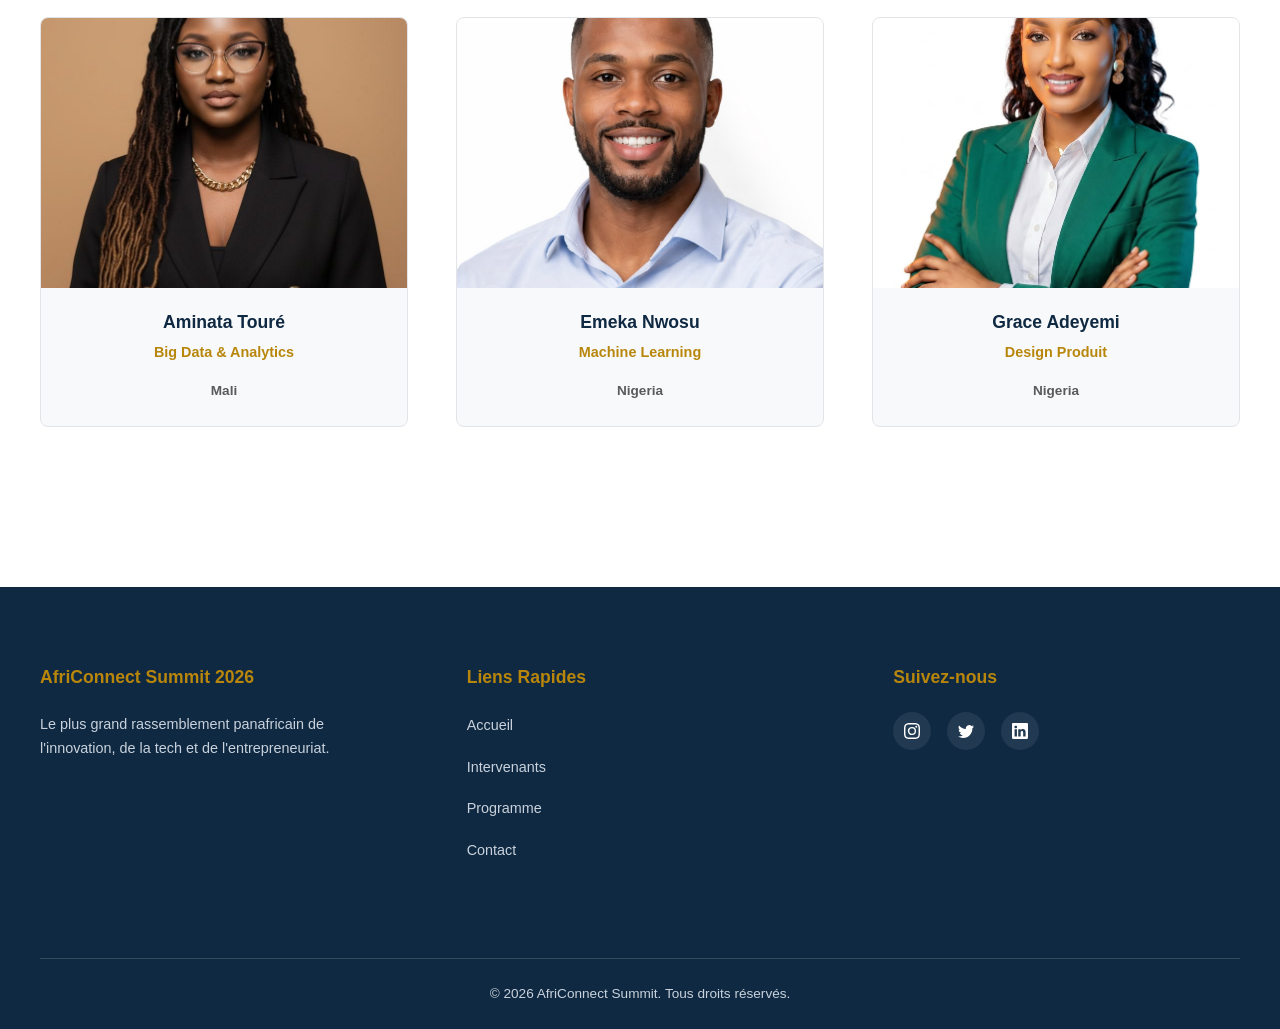
<file: intervenants.html>
<!DOCTYPE html>
<html lang="fr">
<head>
<meta charset="UTF-8">
<meta name="viewport" content="width=device-width, initial-scale=1.0">
<title>AfriConnectSummit — intervenants</title>
<link rel="stylesheet" href="css/style.css">
</head>
<body>
<!-- Le contenu de la page sera ajoute ici -->

<header class="navbar" id="navbar">
  <div class="navbar-container">

    <div class="navbar-logo"><span class="logo-afri">Afri</span><span class="logo-connect">Connect</span></div>

    <!-- Liens de navigation (desktop) -->
    <nav class="navbar-links" id="navbar-links">
      <a href="index.html" class="nav-link active">Accueil</a>
      <a href="intervenants.html" class="nav-link">Intervenants</a>
      <a href="programme.html" class="nav-link">Programme</a>
      <a href="contact.html" class="nav-link">Contact</a>
    </nav>

    <!-- Actions à droite : toggle theme + burger -->
    <div class="navbar-actions">
      <button class="theme-toggle" id="theme-toggle" aria-label="Changer de thème">
        🌙
      </button>

      <button class="burger" id="burger" aria-label="Ouvrir le menu">
        <span></span>
        <span></span>
        <span></span>
      </button>
    </div>

  </div>
</header>

<!-- hero interne et fil d ariane -->
<section class="hero-interne" id="hero-interne">
  <div class="hero-interne-contenu">
    <nav class="fil-ariane" aria-label="fil d'ariane">
      <a href="index.html">Accueil</a>
      <span class="separateur-fil-ariane">></span>
      <span class="page-actuelle">Intervenants</span>
    </nav>
    <h1 class="hero-interne-titre">Nos Intervenants</h1>
    <h2>Les voix qui construisent l'Afrique connectée</h2>
    <h3>Neuf intervenants, quatre disciplines, un seul sommet -- découvrez les experts qui prendront la parole à l'AfriConnect Summit.</h3>

    
  </div>
</section>

<!-- les boutons -->

<section class="filtres-intervenants" id="filtres-intervenants">
  <h2 class="titre-cache">Filtrer les intervenants par catégorie</h2>
  <div class="boutons-filtre">
    <button class="filtre-btn actif" data-filtre="tous">Tous</button>
    <button class="filtre-btn" data-filtre="ia-tech">IA & Tech</button>
    <button class="filtre-btn" data-filtre="business">Business</button>
    <button class="filtre-btn" data-filtre="design">Design</button>
    <button class="filtre-btn" data-filtre="data">Data</button>
  </div>
</section>

<!-- intervenants -->

<section class="grille-intervenants-page fade-in" id="grille-intervenants-page">
  <div class="conteneur-grille-intervenants">

    <div class="carte-intervenant" data-categorie="ia-tech">
      <img src="images/1.jpg" alt="Amina Diallo" class="photo-intervenant">
      <h3 class="nom-intervenant">Amina Diallo</h3>
      <p class="specialite-intervenant">Intelligence Artificielle</p>
      <p class="pays-intervenant"> Sénégal</p>
    </div>

    <div class="carte-intervenant" data-categorie="business">
      <img src="images/26.jpg" alt="Kwame Mensah" class="photo-intervenant">
      <h3 class="nom-intervenant">Kwame Mensah</h3>
      <p class="specialite-intervenant">Stratégie & Finance</p>
      <p class="pays-intervenant"> Ghana</p>
    </div>

    <div class="carte-intervenant" data-categorie="data">
      <img src="images/2.jpg" alt="Fatou Ndiaye" class="photo-intervenant">
      <h3 class="nom-intervenant">Fatou Ndiaye</h3>
      <p class="specialite-intervenant">Data Science</p>
      <p class="pays-intervenant"> Côte d'Ivoire</p>
    </div>

    <div class="carte-intervenant" data-categorie="ia-tech">
      <img src="images/27.jpg" alt="Chinedu Okafor" class="photo-intervenant">
      <h3 class="nom-intervenant">Chinedu Okafor</h3>
      <p class="specialite-intervenant">Cybersécurité</p>
      <p class="pays-intervenant"> Nigeria</p>
    </div>

    <div class="carte-intervenant" data-categorie="design">
      <img src="images/16.jpg" alt="Aissatou Bâ" class="photo-intervenant">
      <h3 class="nom-intervenant">Aissatou Bâ</h3>
      <p class="specialite-intervenant">UX/UI Design</p>
      <p class="pays-intervenant"> Sénégal</p>
    </div>

    <div class="carte-intervenant" data-categorie="business">
      <img src="images/21.jpg" alt="Kofi Owusu" class="photo-intervenant">
      <h3 class="nom-intervenant">Kofi Owusu</h3>
      <p class="specialite-intervenant">Entrepreneuriat</p>
      <p class="pays-intervenant"> Ghana</p>
    </div>

    <div class="carte-intervenant" data-categorie="data">
      <img src="images/17.jpg" alt="Aminata Touré" class="photo-intervenant">
      <h3 class="nom-intervenant">Aminata Touré</h3>
      <p class="specialite-intervenant">Big Data & Analytics</p>
      <p class="pays-intervenant"> Mali</p>
    </div>

    <div class="carte-intervenant" data-categorie="ia-tech">
      <img src="images/b.jpg" alt="Emeka Nwosu" class="photo-intervenant">
      <h3 class="nom-intervenant">Emeka Nwosu</h3>
      <p class="specialite-intervenant">Machine Learning</p>
      <p class="pays-intervenant"> Nigeria</p>
    </div>

    <div class="carte-intervenant" data-categorie="design">
      <img src="images/25.jpg" alt="Grace Adeyemi" class="photo-intervenant">
      <h3 class="nom-intervenant">Grace Adeyemi</h3>
      <p class="specialite-intervenant">Design Produit</p>
      <p class="pays-intervenant"> Nigeria</p>
    </div>

  </div>
</section>

<!-- footer -->

<footer class="pied-de-page" id="pied-de-page">
  <div class="conteneur-footer">

    <!-- Colonne 1 : À propos -->
    <div class="colonne-footer">
      <h3 class="titre-footer">AfriConnect Summit 2026</h3>
      <p class="texte-footer">
        Le plus grand rassemblement panafricain de l'innovation, de la tech et de l'entrepreneuriat.
      </p>
    </div>

    <!-- Colonne 2 : Liens rapides -->
    <div class="colonne-footer">
      <h3 class="titre-footer">Liens Rapides</h3>
      <ul class="liens-footer">
        <li><a href="index.html">Accueil</a></li>
        <li><a href="intervenants.html">Intervenants</a></li>
        <li><a href="programme.html">Programme</a></li>
        <li><a href="contact.html">Contact</a></li>
      </ul>
    </div>

    <!-- Colonne 3 : Réseaux sociaux -->
    <div class="colonne-footer">
      <h3 class="titre-footer">Suivez-nous</h3>
      <div class="reseaux-sociaux">
        <a href="#"><svg xmlns="http://www.w3.org/2000/svg" width="16" height="16" fill="currentColor" class="bi bi-instagram" viewBox="0 0 16 16">
  <path d="M8 0C5.829 0 5.556.01 4.703.048 3.85.088 3.269.222 2.76.42a3.9 3.9 0 0 0-1.417.923A3.9 3.9 0 0 0 .42 2.76C.222 3.268.087 3.85.048 4.7.01 5.555 0 5.827 0 8.001c0 2.172.01 2.444.048 3.297.04.852.174 1.433.372 1.942.205.526.478.972.923 1.417.444.445.89.719 1.416.923.51.198 1.09.333 1.942.372C5.555 15.99 5.827 16 8 16s2.444-.01 3.298-.048c.851-.04 1.434-.174 1.943-.372a3.9 3.9 0 0 0 1.416-.923c.445-.445.718-.891.923-1.417.197-.509.332-1.09.372-1.942C15.99 10.445 16 10.173 16 8s-.01-2.445-.048-3.299c-.04-.851-.175-1.433-.372-1.941a3.9 3.9 0 0 0-.923-1.417A3.9 3.9 0 0 0 13.24.42c-.51-.198-1.092-.333-1.943-.372C10.443.01 10.172 0 7.998 0zm-.717 1.442h.718c2.136 0 2.389.007 3.232.046.78.035 1.204.166 1.486.275.373.145.64.319.92.599s.453.546.598.92c.11.281.24.705.275 1.485.039.843.047 1.096.047 3.231s-.008 2.389-.047 3.232c-.035.78-.166 1.203-.275 1.485a2.5 2.5 0 0 1-.599.919c-.28.28-.546.453-.92.598-.28.11-.704.24-1.485.276-.843.038-1.096.047-3.232.047s-2.39-.009-3.233-.047c-.78-.036-1.203-.166-1.485-.276a2.5 2.5 0 0 1-.92-.598 2.5 2.5 0 0 1-.6-.92c-.109-.281-.24-.705-.275-1.485-.038-.843-.046-1.096-.046-3.233s.008-2.388.046-3.231c.036-.78.166-1.204.276-1.486.145-.373.319-.64.599-.92s.546-.453.92-.598c.282-.11.705-.24 1.485-.276.738-.034 1.024-.044 2.515-.045zm4.988 1.328a.96.96 0 1 0 0 1.92.96.96 0 0 0 0-1.92m-4.27 1.122a4.109 4.109 0 1 0 0 8.217 4.109 4.109 0 0 0 0-8.217m0 1.441a2.667 2.667 0 1 1 0 5.334 2.667 2.667 0 0 1 0-5.334"/>
</svg></a>
        <a href="#"><svg xmlns="http://www.w3.org/2000/svg" width="16" height="16" fill="currentColor" class="bi bi-twitter" viewBox="0 0 16 16">
  <path d="M5.026 15c6.038 0 9.341-5.003 9.341-9.334q.002-.211-.006-.422A6.7 6.7 0 0 0 16 3.542a6.7 6.7 0 0 1-1.889.518 3.3 3.3 0 0 0 1.447-1.817 6.5 6.5 0 0 1-2.087.793A3.286 3.286 0 0 0 7.875 6.03a9.32 9.32 0 0 1-6.767-3.429 3.29 3.29 0 0 0 1.018 4.382A3.3 3.3 0 0 1 .64 6.575v.045a3.29 3.29 0 0 0 2.632 3.218 3.2 3.2 0 0 1-.865.115 3 3 0 0 1-.614-.057 3.28 3.28 0 0 0 3.067 2.277A6.6 6.6 0 0 1 .78 13.58a6 6 0 0 1-.78-.045A9.34 9.34 0 0 0 5.026 15"/>
</svg></a>
        <a href="#"><svg xmlns="http://www.w3.org/2000/svg" width="16" height="16" fill="currentColor" class="bi bi-linkedin" viewBox="0 0 16 16">
  <path d="M0 1.146C0 .513.526 0 1.175 0h13.65C15.474 0 16 .513 16 1.146v13.708c0 .633-.526 1.146-1.175 1.146H1.175C.526 16 0 15.487 0 14.854zm4.943 12.248V6.169H2.542v7.225zm-1.2-8.212c.837 0 1.358-.554 1.358-1.248-.015-.709-.52-1.248-1.342-1.248S2.4 3.226 2.4 3.934c0 .694.521 1.248 1.327 1.248zm4.908 8.212V9.359c0-.216.016-.432.08-.586.173-.431.568-.878 1.232-.878.869 0 1.216.662 1.216 1.634v3.865h2.401V9.25c0-2.22-1.184-3.252-2.764-3.252-1.274 0-1.845.7-2.165 1.193v.025h-.016l.016-.025V6.169h-2.4c.03.678 0 7.225 0 7.225z"/>
</svg></a>
      </div>
    </div>

  </div>

  <!-- Copyright -->
  <div class="copyright">
    <p>&copy; <span id="annee-actuelle">2026</span> AfriConnect Summit. Tous droits réservés.</p>
  </div>

  <!-- Bouton retour en haut -->
  <button class="bouton-retour-haut" id="bouton-retour-haut" aria-label="Retour en haut">
  <span class="fleche-haut"></span>
</button>

</footer>

<script src="js/main.js"></script>
</body>
</html>
</file>
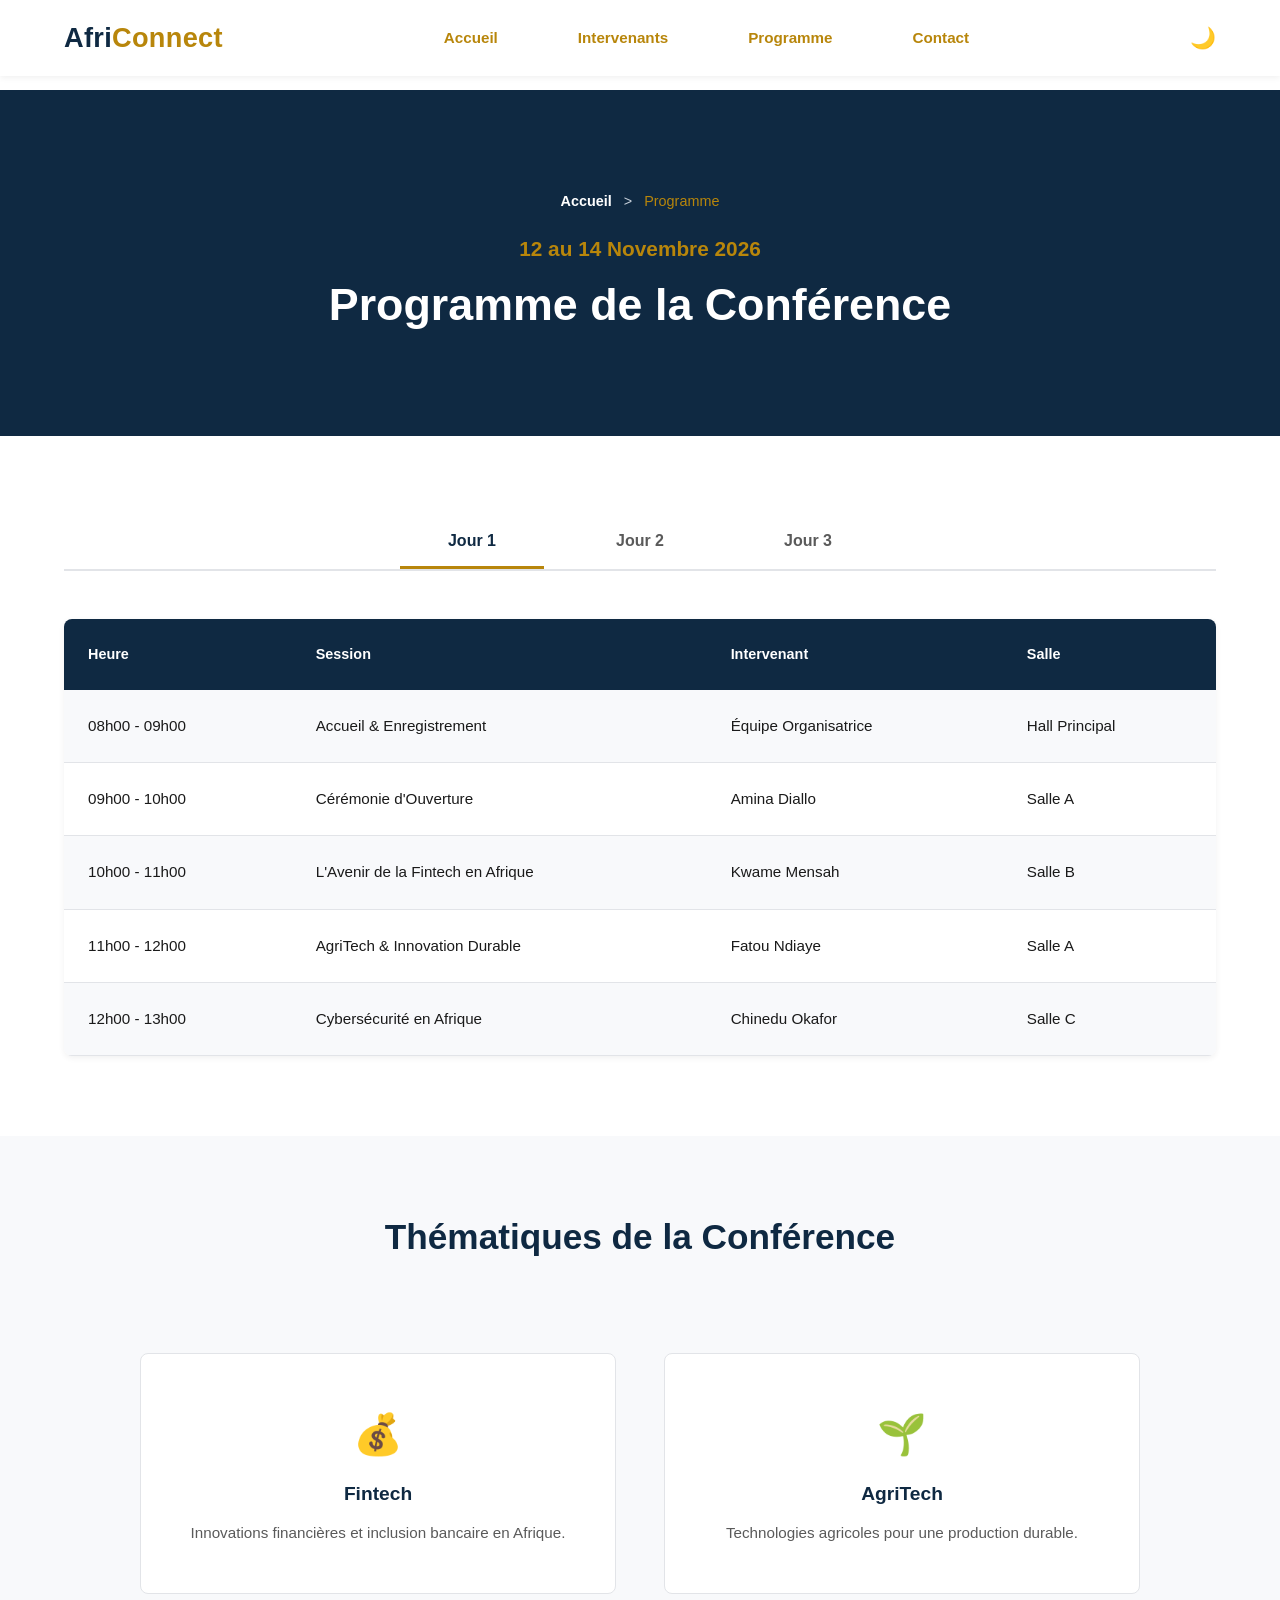
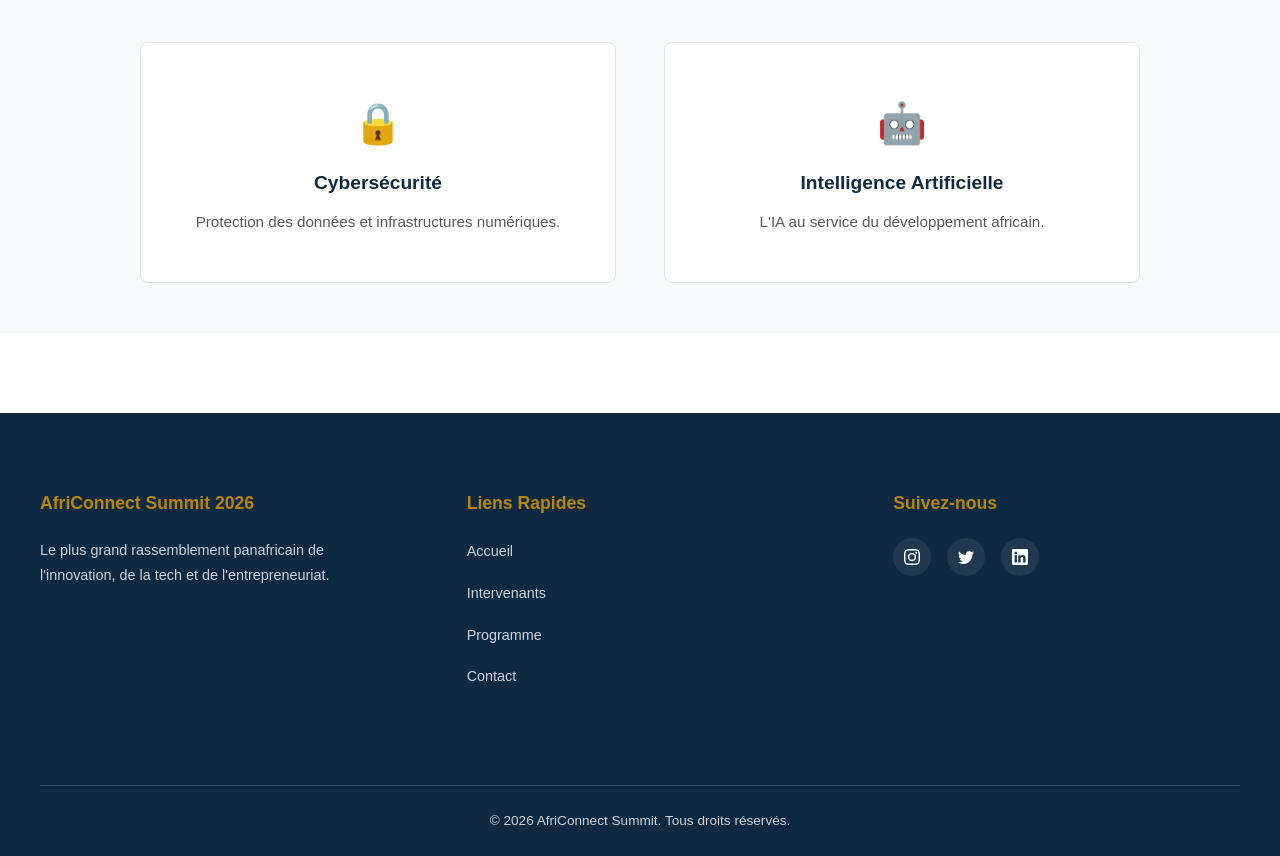
<file: programme.html>
<!DOCTYPE html>
<html lang="fr">
<head>
<meta charset="UTF-8">
<meta name="viewport" content="width=device-width, initial-scale=1.0">
<title>AfriConnectSummit — programme</title>
<link rel="stylesheet" href="css/style.css">
</head>
<body>
<!-- Le contenu de la page sera ajoute ici -->

<header class="navbar" id="navbar">
  <div class="navbar-container">

    <div class="navbar-logo"><span class="logo-afri">Afri</span><span class="logo-connect">Connect</span></div>

    <!-- Liens de navigation (desktop) -->
    <nav class="navbar-links" id="navbar-links">
      <a href="index.html" class="nav-link active">Accueil</a>
      <a href="intervenants.html" class="nav-link">Intervenants</a>
      <a href="programme.html" class="nav-link">Programme</a>
      <a href="contact.html" class="nav-link">Contact</a>
    </nav>

    <!-- Actions à droite : toggle theme + burger -->
    <div class="navbar-actions">
      <button class="theme-toggle" id="theme-toggle" aria-label="Changer de thème">
        🌙
      </button>

      <button class="burger" id="burger" aria-label="Ouvrir le menu">
        <span></span>
        <span></span>
        <span></span>
      </button>
    </div>

  </div>
</header>

<section class="hero-interne" id="hero-interne">
  <div class="hero-interne-contenu">
    <nav class="fil-ariane" aria-label="fil d'ariane">
      <a href="index.html">Accueil</a>
      <span class="separateur-fil-ariane">></span>
      <span class="page-actuelle">Programme</span>
    </nav>
    <h2>12 au 14 Novembre 2026</h2>
    <h1 class="hero-interne-titre">Programme de la Conférence</h1>

    
  </div>
</section>

<section class="programme-jours fade-in" id="programme-jours">

  <h2 class="titre-cache">Planning des trois jours de conférence</h2>

  <!-- Boutons des onglets -->
  <div class="onglets-boutons">
    <button class="onglet-btn actif" data-jour="jour1">Jour 1</button>
    <button class="onglet-btn" data-jour="jour2">Jour 2</button>
    <button class="onglet-btn" data-jour="jour3">Jour 3</button>
  </div>

  <!-- Contenu Jour 1 -->
  <div class="onglet-contenu actif" id="jour1">
    <table class="tableau-planning">
      <thead>
        <tr>
          <th>Heure</th>
          <th>Session</th>
          <th>Intervenant</th>
          <th>Salle</th>
        </tr>
      </thead>
      <tbody>
        <tr class="ligne-paire">
          <td>08h00 - 09h00</td>
          <td>Accueil & Enregistrement</td>
          <td>Équipe Organisatrice</td>
          <td>Hall Principal</td>
        </tr>
        <tr class="ligne-impaire">
          <td>09h00 - 10h00</td>
          <td>Cérémonie d'Ouverture</td>
          <td>Amina Diallo</td>
          <td>Salle A</td>
        </tr>
        <tr class="ligne-paire">
          <td>10h00 - 11h00</td>
          <td>L'Avenir de la Fintech en Afrique</td>
          <td>Kwame Mensah</td>
          <td>Salle B</td>
        </tr>
        <tr class="ligne-impaire">
          <td>11h00 - 12h00</td>
          <td>AgriTech & Innovation Durable</td>
          <td>Fatou Ndiaye</td>
          <td>Salle A</td>
        </tr>
        <tr class="ligne-paire">
          <td>12h00 - 13h00</td>
          <td>Cybersécurité en Afrique</td>
          <td>Chinedu Okafor</td>
          <td>Salle C</td>
        </tr>
      </tbody>
    </table>
  </div>

  <!-- Contenu Jour 2 -->
  <div class="onglet-contenu" id="jour2">
    <table class="tableau-planning">
      <thead>
        <tr>
          <th>Heure</th>
          <th>Session</th>
          <th>Intervenant</th>
          <th>Salle</th>
        </tr>
      </thead>
      <tbody>
        <tr class="ligne-paire">
          <td>09h00 - 10h00</td>
          <td>Investir dans les Startups Africaines</td>
          <td>Amina Diallo</td>
          <td>Salle A</td>
        </tr>
        <tr class="ligne-impaire">
          <td>10h00 - 11h00</td>
          <td>Blockchain & Finance Décentralisée</td>
          <td>Kwame Mensah</td>
          <td>Salle B</td>
        </tr>
        <tr class="ligne-paire">
          <td>11h00 - 12h00</td>
          <td>Femmes Leaders de la Tech</td>
          <td>Fatou Ndiaye</td>
          <td>Salle A</td>
        </tr>
        <tr class="ligne-impaire">
          <td>12h00 - 13h00</td>
          <td>Ateliers Pratiques Cybersécurité</td>
          <td>Chinedu Okafor</td>
          <td>Salle C</td>
        </tr>
        <tr class="ligne-paire">
          <td>14h00 - 15h00</td>
          <td>Networking & Partenariats</td>
          <td>Tous les Intervenants</td>
          <td>Hall Principal</td>
        </tr>
      </tbody>
    </table>
  </div>

  <!-- Contenu Jour 3 -->
  <div class="onglet-contenu" id="jour3">
    <table class="tableau-planning">
      <thead>
        <tr>
          <th>Heure</th>
          <th>Session</th>
          <th>Intervenant</th>
          <th>Salle</th>
        </tr>
      </thead>
      <tbody>
        <tr class="ligne-paire">
          <td>09h00 - 10h00</td>
          <td>Intelligence Artificielle en Afrique</td>
          <td>Amina Diallo</td>
          <td>Salle A</td>
        </tr>
        <tr class="ligne-impaire">
          <td>10h00 - 11h00</td>
          <td>Scalabilité des Startups Tech</td>
          <td>Kwame Mensah</td>
          <td>Salle B</td>
        </tr>
        <tr class="ligne-paire">
          <td>11h00 - 12h00</td>
          <td>Agriculture Intelligente & Climat</td>
          <td>Fatou Ndiaye</td>
          <td>Salle A</td>
        </tr>
        <tr class="ligne-impaire">
          <td>12h00 - 13h00</td>
          <td>Table Ronde : Sécurité Numérique</td>
          <td>Chinedu Okafor</td>
          <td>Salle C</td>
        </tr>
        <tr class="ligne-paire">
          <td>14h00 - 15h00</td>
          <td>Cérémonie de Clôture</td>
          <td>Équipe Organisatrice</td>
          <td>Salle A</td>
        </tr>
      </tbody>
    </table>
  </div>

</section>

<!-- thematique -->
<section class="thematiques fade-in" id="thematiques">
  <div class="entete-section">
    <h2>Thématiques de la Conférence</h2>
  </div>

  <div class="grille-thematiques">

    <div class="carte-thematique">
      <div class="thematique-icone">💰</div>
      <h3 class="thematique-titre">Fintech</h3>
      <p class="thematique-description">Innovations financières et inclusion bancaire en Afrique.</p>
    </div>

    <div class="carte-thematique">
      <div class="thematique-icone">🌱</div>
      <h3 class="thematique-titre">AgriTech</h3>
      <p class="thematique-description">Technologies agricoles pour une production durable.</p>
    </div>

    <div class="carte-thematique">
      <div class="thematique-icone">🔒</div>
      <h3 class="thematique-titre">Cybersécurité</h3>
      <p class="thematique-description">Protection des données et infrastructures numériques.</p>
    </div>

    <div class="carte-thematique">
      <div class="thematique-icone">🤖</div>
      <h3 class="thematique-titre">Intelligence Artificielle</h3>
      <p class="thematique-description">L'IA au service du développement africain.</p>
    </div>

  </div>
</section>

<!-- footer -->

<footer class="pied-de-page" id="pied-de-page">
  <div class="conteneur-footer">

    <!-- Colonne 1 : À propos -->
    <div class="colonne-footer">
      <h3 class="titre-footer">AfriConnect Summit 2026</h3>
      <p class="texte-footer">
        Le plus grand rassemblement panafricain de l'innovation, de la tech et de l'entrepreneuriat.
      </p>
    </div>

    <!-- Colonne 2 : Liens rapides -->
    <div class="colonne-footer">
      <h3 class="titre-footer">Liens Rapides</h3>
      <ul class="liens-footer">
        <li><a href="index.html">Accueil</a></li>
        <li><a href="intervenants.html">Intervenants</a></li>
        <li><a href="programme.html">Programme</a></li>
        <li><a href="contact.html">Contact</a></li>
      </ul>
    </div>

    <!-- Colonne 3 : Réseaux sociaux -->
    <div class="colonne-footer">
      <h3 class="titre-footer">Suivez-nous</h3>
      <div class="reseaux-sociaux">
        <a href="#"><svg xmlns="http://www.w3.org/2000/svg" width="16" height="16" fill="currentColor" class="bi bi-instagram" viewBox="0 0 16 16">
  <path d="M8 0C5.829 0 5.556.01 4.703.048 3.85.088 3.269.222 2.76.42a3.9 3.9 0 0 0-1.417.923A3.9 3.9 0 0 0 .42 2.76C.222 3.268.087 3.85.048 4.7.01 5.555 0 5.827 0 8.001c0 2.172.01 2.444.048 3.297.04.852.174 1.433.372 1.942.205.526.478.972.923 1.417.444.445.89.719 1.416.923.51.198 1.09.333 1.942.372C5.555 15.99 5.827 16 8 16s2.444-.01 3.298-.048c.851-.04 1.434-.174 1.943-.372a3.9 3.9 0 0 0 1.416-.923c.445-.445.718-.891.923-1.417.197-.509.332-1.09.372-1.942C15.99 10.445 16 10.173 16 8s-.01-2.445-.048-3.299c-.04-.851-.175-1.433-.372-1.941a3.9 3.9 0 0 0-.923-1.417A3.9 3.9 0 0 0 13.24.42c-.51-.198-1.092-.333-1.943-.372C10.443.01 10.172 0 7.998 0zm-.717 1.442h.718c2.136 0 2.389.007 3.232.046.78.035 1.204.166 1.486.275.373.145.64.319.92.599s.453.546.598.92c.11.281.24.705.275 1.485.039.843.047 1.096.047 3.231s-.008 2.389-.047 3.232c-.035.78-.166 1.203-.275 1.485a2.5 2.5 0 0 1-.599.919c-.28.28-.546.453-.92.598-.28.11-.704.24-1.485.276-.843.038-1.096.047-3.232.047s-2.39-.009-3.233-.047c-.78-.036-1.203-.166-1.485-.276a2.5 2.5 0 0 1-.92-.598 2.5 2.5 0 0 1-.6-.92c-.109-.281-.24-.705-.275-1.485-.038-.843-.046-1.096-.046-3.233s.008-2.388.046-3.231c.036-.78.166-1.204.276-1.486.145-.373.319-.64.599-.92s.546-.453.92-.598c.282-.11.705-.24 1.485-.276.738-.034 1.024-.044 2.515-.045zm4.988 1.328a.96.96 0 1 0 0 1.92.96.96 0 0 0 0-1.92m-4.27 1.122a4.109 4.109 0 1 0 0 8.217 4.109 4.109 0 0 0 0-8.217m0 1.441a2.667 2.667 0 1 1 0 5.334 2.667 2.667 0 0 1 0-5.334"/>
</svg></a>
        <a href="#"><svg xmlns="http://www.w3.org/2000/svg" width="16" height="16" fill="currentColor" class="bi bi-twitter" viewBox="0 0 16 16">
  <path d="M5.026 15c6.038 0 9.341-5.003 9.341-9.334q.002-.211-.006-.422A6.7 6.7 0 0 0 16 3.542a6.7 6.7 0 0 1-1.889.518 3.3 3.3 0 0 0 1.447-1.817 6.5 6.5 0 0 1-2.087.793A3.286 3.286 0 0 0 7.875 6.03a9.32 9.32 0 0 1-6.767-3.429 3.29 3.29 0 0 0 1.018 4.382A3.3 3.3 0 0 1 .64 6.575v.045a3.29 3.29 0 0 0 2.632 3.218 3.2 3.2 0 0 1-.865.115 3 3 0 0 1-.614-.057 3.28 3.28 0 0 0 3.067 2.277A6.6 6.6 0 0 1 .78 13.58a6 6 0 0 1-.78-.045A9.34 9.34 0 0 0 5.026 15"/>
</svg></a>
        <a href="#"><svg xmlns="http://www.w3.org/2000/svg" width="16" height="16" fill="currentColor" class="bi bi-linkedin" viewBox="0 0 16 16">
  <path d="M0 1.146C0 .513.526 0 1.175 0h13.65C15.474 0 16 .513 16 1.146v13.708c0 .633-.526 1.146-1.175 1.146H1.175C.526 16 0 15.487 0 14.854zm4.943 12.248V6.169H2.542v7.225zm-1.2-8.212c.837 0 1.358-.554 1.358-1.248-.015-.709-.52-1.248-1.342-1.248S2.4 3.226 2.4 3.934c0 .694.521 1.248 1.327 1.248zm4.908 8.212V9.359c0-.216.016-.432.08-.586.173-.431.568-.878 1.232-.878.869 0 1.216.662 1.216 1.634v3.865h2.401V9.25c0-2.22-1.184-3.252-2.764-3.252-1.274 0-1.845.7-2.165 1.193v.025h-.016l.016-.025V6.169h-2.4c.03.678 0 7.225 0 7.225z"/>
</svg></a>
      </div>
    </div>

  </div>

  <!-- Copyright -->
  <div class="copyright">
    <p>&copy; <span id="annee-actuelle">2026</span> AfriConnect Summit. Tous droits réservés.</p>
  </div>

  <!-- Bouton retour en haut -->
 <button class="bouton-retour-haut" id="bouton-retour-haut" aria-label="Retour en haut">
  <span class="fleche-haut"></span>
</button>

</footer>

<script src="js/main.js"></script>
</body>
</html>
</file>
<file: css/style.css>
/* ===== VARIABLES CSS ===== */
:root {
  --couleur-primaire: #0f2942;
  --couleur-secondaire: #b8860b;
  --couleur-accent: #9a1750;
  --couleur-texte: #1a1a1a;
  --couleur-texte-clair: #5a5a5a;
  --couleur-fond: #ffffff;
  --couleur-fond-alt: #f8f9fb;
  --couleur-bordure: #e2e4e8;

  --police-titres: 'Poppins', sans-serif;
  --police-texte: 'Open Sans', sans-serif;

  --espacement-xs: 8px;
  --espacement-sm: 16px;
  --espacement-md: 24px;
  --espacement-lg: 48px;
  --espacement-xl: 80px;

  --rayon-bordure: 8px;
  --transition-defaut: all 0.3s ease;
  --ombre-defaut: 0 2px 6px rgba(0, 0, 0, 0.06);
}

@import url('https://fonts.googleapis.com/css2?family=Poppins:wght@400;600;700;800&family=Open+Sans:wght@400;500;600&display=swap');

/* ===== RESET CSS ===== */
* {
  margin: 0;
  padding: 0;
  box-sizing: border-box;
}

html {
  scroll-behavior: smooth;
}

body {
  font-family: var(--police-texte);
  color: var(--couleur-texte);
  background-color: var(--couleur-fond);
  line-height: 1.6;
  overflow-x: hidden;
  padding-top: 90px;
}

h1, h2, h3, h4, h5, h6 {
  font-family: var(--police-titres);
  color: var(--couleur-texte);
  line-height: 1.2;
}

a {
  text-decoration: none;
  color: inherit;
}

ul, ol {
  list-style: none;
}

img {
  max-width: 100%;
  display: block;
}

button {
  font-family: var(--police-texte);
  cursor: pointer;
  border: none;
  background: none;
}

input, select, textarea {
  font-family: var(--police-texte);
}

/* ===== CONTENEUR GLOBAL ===== */
.conteneur {
  max-width: 1200px;
  margin: 0 auto;
  padding: 0 var(--espacement-md);
}

.entete-section {
  text-align: center;
  margin-bottom: var(--espacement-lg);
}

.entete-section h2 {
  font-size: 2.2rem;
  font-weight: 700;
  color: var(--couleur-primaire);
  position: relative;
  display: inline-block;
  padding-bottom: var(--espacement-sm);
}



/* ===== NAVBAR ===== */
.navbar {
  position: fixed;
  top: 0;
  left: 0;
  width: 100%;
  background-color: var(--couleur-fond);
  box-shadow: var(--ombre-defaut);
  z-index: 1000;
  transition: var(--transition-defaut);
}

.navbar-container {
  max-width: 1200px;
  margin: 0 auto;
  padding: var(--espacement-sm) var(--espacement-md);
  display: flex;
  align-items: center;
  justify-content: space-between;
}

.navbar-logo {
  font-family: var(--police-titres);
  font-size: 1.7rem;
  font-weight: 800;
  letter-spacing: 0.3px;
  margin: 0;
  display: flex;
  align-items: baseline;
}

.logo-afri {
  color: var(--couleur-primaire);
}

.logo-connect {
  color: var(--couleur-secondaire);
}

.navbar-links {
  display: flex;
  align-items: center;
  gap: var(--espacement-lg);
}

.nav-link {
  font-family: var(--police-texte);
  font-weight: 600;
  font-size: 0.95rem;
  color: var(--couleur-secondaire);
  padding: var(--espacement-xs) var(--espacement-sm);
  border-radius: var(--rayon-bordure);
  transition: var(--transition-defaut);
}

.nav-link:hover {
  background-color: var(--couleur-fond-alt);
  color: var(--couleur-primaire);
}

.navbar-actions {
  display: flex;
  align-items: center;
  gap: var(--espacement-md);
}

.theme-toggle {
  font-size: 1.3rem;
  background: none;
  color: var(--couleur-texte);
  transition: var(--transition-defaut);
}

.theme-toggle:hover {
  transform: scale(1.15);
}

.burger {
  display: none;
  flex-direction: column;
  gap: 5px;
  padding: var(--espacement-xs);
}

.burger span {
  width: 26px;
  height: 3px;
  background-color: var(--couleur-texte);
  border-radius: 2px;
  transition: var(--transition-defaut);
}

@media (max-width: 768px) {
  .navbar-links {
    position: fixed;
    top: 70px;
    left: 0;
    width: 100%;
    background-color: var(--couleur-fond);
    flex-direction: column;
    gap: var(--espacement-md);
    padding: var(--espacement-lg) 0;
    transform: translateY(-150%);
    opacity: 0;
    transition: var(--transition-defaut);
    box-shadow: var(--ombre-defaut);
  }

  .navbar-links.ouvert {
    transform: translateY(0);
    opacity: 1;
  }

  .burger {
    display: flex;
  }
}

/* ===== ANIMATION D'APPARITION AU CHARGEMENT ===== */
@keyframes apparition {
  from {
    opacity: 0;
    transform: translateY(30px);
  }
  to {
    opacity: 1;
    transform: translateY(0);
  }
}

/* ===== HERO ASYMÉTRIQUE - PLEIN ÉCRAN ===== */
.hero {
  min-height: 100vh;
  display: flex;
  align-items: center;
  background-color: var(--couleur-primaire);
  color: #ffffff;
  padding: var(--espacement-xl) var(--espacement-md);
  box-sizing: border-box;
}

.hero-grid {
  max-width: 1200px;
  margin: 0 auto;
  width: 100%;
  display: grid;
  grid-template-columns: 1.3fr 1fr;
  gap: var(--espacement-xl);
  align-items: center;
}

.hero-texte {
  text-align: left;
  animation: apparition 0.9s ease-out forwards;
}

.hero-visuel {
  display: flex;
  justify-content: center;
  opacity: 0;
  animation: apparition 0.9s ease-out 0.3s forwards;
}

.hero-date {
  font-size: 0.95rem;
  color: var(--couleur-secondaire);
  font-weight: 600;
  letter-spacing: 0.5px;
  text-transform: uppercase;
  margin-bottom: var(--espacement-md);
}

.hero-title {
  font-size: 3.5rem;
  font-weight: 800;
  line-height: 1.1;
  color: #ffffff;
  margin-bottom: var(--espacement-md);
}

.hero-title-accent {
  color: var(--couleur-secondaire);
  font-style: italic;
}

.hero-subtitle {
  font-size: 1.1rem;
  color: #c9d2dc;
  max-width: 480px;
  margin-bottom: var(--espacement-lg);
}

.hero-buttons {
  display: flex;
  gap: var(--espacement-md);
  flex-wrap: wrap;
}

.cta-button {
  display: inline-block;
  padding: var(--espacement-sm) var(--espacement-lg);
  background-color: var(--couleur-secondaire);
  color: #ffffff;
  font-weight: 600;
  border-radius: var(--rayon-bordure);
  transition: var(--transition-defaut);
}

.cta-button:hover {
  background-color: #96700a;
  transform: translateY(-3px);
}

.cta-button-outline {
  background-color: transparent;
  border: 2px solid #ffffff;
  color: #ffffff;
}

.cta-button-outline:hover {
  background-color: #ffffff;
  color: var(--couleur-primaire);
}

/* ===== COUNTDOWN ===== */
.countdown {
  display: grid;
  grid-template-columns: repeat(2, 1fr);
  gap: var(--espacement-lg);
  padding: var(--espacement-lg);
}

.countdown-item {
  display: flex;
  flex-direction: column;
  align-items: center;
}

.countdown-number {
  font-size: 2.8rem;
  font-weight: 800;
  color: var(--couleur-secondaire);
  font-family: var(--police-titres);
  line-height: 1;
}

.countdown-label {
  font-size: 0.85rem;
  color: #c9d2dc;
  margin-top: var(--espacement-xs);
  text-transform: uppercase;
  letter-spacing: 0.5px;
}

/* ===== RESPONSIVE HERO ===== */
@media (max-width: 900px) {
  .hero-grid {
    grid-template-columns: 1fr;
    text-align: center;
  }

  .hero-texte {
    text-align: center;
  }

  .hero-subtitle {
    margin-left: auto;
    margin-right: auto;
  }

  .hero-buttons {
    justify-content: center;
    
  }

  .hero-title {
    font-size: 2.2rem;
  }

  .hero-visuel {
    margin-top: var(--espacement-lg);
  }
}


/* ===== POURQUOI PARTICIPER - BENTO GRID ===== */
.pourquoi-participer {
  padding: var(--espacement-xl) var(--espacement-md);
  background-color: var(--couleur-fond);
}

.pourquoi-participer .entete-section h3 {
  font-size: 1.1rem;
  font-weight: 600;
  color: var(--couleur-texte-clair);
  margin-top: var(--espacement-sm);
}

.conteneur-arguments {
  max-width: 1100px;
  margin: 0 auto;
  display: grid;
  grid-template-columns: 1.4fr 1fr;
  grid-template-rows: repeat(2, auto);
  gap: var(--espacement-md);
}

.argument {
  background-color: var(--couleur-fond-alt);
  border: 1px solid var(--couleur-bordure);
  border-radius: var(--rayon-bordure);
  padding: var(--espacement-lg);
  transition: var(--transition-defaut);
}

.argument:hover {
  transform: translateY(-6px);
  box-shadow: var(--ombre-defaut);
  border-color: var(--couleur-secondaire);
}

/* Première carte : grande, occupe 2 lignes à gauche */
.argument:nth-child(1) {
  grid-row: span 2;
  display: flex;
  flex-direction: column;
  justify-content: center;
  background-color: var(--couleur-primaire);
  color: #ffffff;
}

.argument:nth-child(1) .argument-titre {
  color: #ffffff;
  font-size: 1.6rem;
}

.argument:nth-child(1) .argument-description {
  color: #c9d2dc;
}

.argument:nth-child(1) .argument-icone {
  font-size: 3.5rem;
}

/* 2e et 3e cartes : petites, empilées à droite */
.argument:nth-child(2),
.argument:nth-child(3) {
  display: flex;
  flex-direction: column;
  justify-content: center;
}

.argument-icone {
  font-size: 2.2rem;
  margin-bottom: var(--espacement-sm);
}

.argument-titre {
  color: var(--couleur-primaire);
  margin-bottom: var(--espacement-sm);
  font-size: 1.3rem;
  font-weight: 700;
}

.argument-description {
  color: var(--couleur-texte-clair);
  font-size: 0.95rem;
  line-height: 1.6;
}

/* ===== RESPONSIVE ===== */
@media (max-width: 768px) {
  .conteneur-arguments {
    grid-template-columns: 1fr;
  }

  .argument:nth-child(1) {
    grid-row: auto;
  }
}

/* ===== INTERVENANTS VEDETTES ===== */
.intervenants-vedettes {
  padding: var(--espacement-xl) var(--espacement-md);
  background-color: var(--couleur-fond-alt);
}

.grille-intervenants {
  max-width: 1200px;
  margin: 0 auto;
  display: grid;
  grid-template-columns: repeat(4, 1fr);
  gap: var(--espacement-lg);
  margin-bottom: var(--espacement-xl);
}

.carte-intervenant {
  background-color: var(--couleur-fond);
  border-radius: var(--rayon-bordure);
  overflow: hidden;
  text-align: center;
  border: 1px solid var(--couleur-bordure);
  transition: var(--transition-defaut);
}

.carte-intervenant:hover {
  transform: translateY(-8px);
  box-shadow: var(--ombre-defaut);
  border-color: var(--couleur-secondaire);
}

.photo-intervenant {
  width: 100%;
  height: 220px;
  object-fit: cover; 
  /* pour photo yi norml */
}

.nom-intervenant {
  margin-top: var(--espacement-md);
  color: var(--couleur-primaire);
  font-size: 1.1rem;
  font-weight: 700;
}

.titre-intervenant {
  color: var(--couleur-texte-clair);
  font-size: 0.85rem;
  padding: 0 var(--espacement-sm);
  margin-top: var(--espacement-xs);
  min-height: 40px;
}

.pays-intervenant {
  font-size: 0.85rem;
  color: var(--couleur-texte);
  font-weight: 600;
  margin: var(--espacement-sm) 0 var(--espacement-md);
}

/* ===== BOUTON VOIR TOUS ===== */
.bouton-voir-tous {
  text-align: center;
}

/* ===== RESPONSIVE ===== */
@media (max-width: 1024px) {
  .grille-intervenants {
    grid-template-columns: repeat(2, 1fr);
  }
}

@media (max-width: 600px) {
  .grille-intervenants {
    grid-template-columns: 1fr;
  }
}


/* ===== SPONSORS ===== */
.sponsors {
  padding: var(--espacement-xl) var(--espacement-md);
  background-color: var(--couleur-fond);
}

.niveau-sponsors {
  max-width: 1100px;
  margin: 0 auto var(--espacement-xl);
  text-align: center;
}

.niveau-sponsors:last-child {
  margin-bottom: 0;
}

.titre-niveau {
  font-size: 1.2rem;
  font-weight: 700;
  color: var(--couleur-primaire);
  margin-bottom: var(--espacement-lg);
  text-transform: uppercase;
  letter-spacing: 1px;
}

.conteneur-logos {
  display: flex;
  flex-wrap: wrap;
  justify-content: center;
  align-items: center;
  gap: var(--espacement-lg);
}

.logo-sponsor {
  background-color: var(--couleur-fond-alt);
  border: 1px solid var(--couleur-bordure);
  border-radius: var(--rayon-bordure);
  display: flex;
  align-items: center;
  justify-content: center;
  padding: var(--espacement-md);
  transition: var(--transition-defaut);
  overflow: hidden;
}

.logo-sponsor img {
  width: 100%;
  height: 100%;
  object-fit: contain;
}

.logo-sponsor:hover {
  transform: translateY(-6px);
  box-shadow: var(--ombre-defaut);
  border-color: var(--couleur-secondaire);
}

/* ===== NIVEAU OR : le plus grand ===== */
.niveau-or .titre-niveau {
  color: var(--couleur-secondaire);
  font-size: 1.4rem;
}

.logo-or {
  width: 220px;
  height: 140px;
}

/* ===== NIVEAU ARGENT : taille moyenne ===== */
.logo-argent {
  width: 160px;
  height: 100px;
}

/* ===== NIVEAU BRONZE : le plus petit ===== */
.logo-bronze {
  width: 110px;
  height: 100px;
}

/* ===== RESPONSIVE ===== */
@media (max-width: 768px) {
  .logo-or {
    width: 160px;
    height: 100px;
  }

  .logo-argent {
    width: 130px;
    height: 80px;
  }

  .logo-bronze {
    width: 90px;
    height: 60px;
  }
}


/* ===== FOOTER ===== */
.pied-de-page {
  background-color: var(--couleur-primaire);
  color: #ffffff;
  padding: var(--espacement-xl) var(--espacement-md) var(--espacement-md);
  margin-top: var(--espacement-xl);
  position: relative;
}

.conteneur-footer {
  max-width: 1200px;
  margin: 0 auto;
  display: flex;
  justify-content: space-between;
  flex-wrap: wrap;
  gap: var(--espacement-xl);
  padding-bottom: var(--espacement-xl);
  border-bottom: 1px solid rgba(255, 255, 255, 0.15);
}

.colonne-footer {
  flex: 1 1 250px;
}

.titre-footer {
  color: var(--couleur-secondaire);
  font-size: 1.1rem;
  margin-bottom: var(--espacement-md);
}

.texte-footer {
  color: #c9d2dc;
  font-size: 0.9rem;
  line-height: 1.7;
}

.liens-footer li {
  margin-bottom: var(--espacement-sm);
}

.liens-footer a {
  color: #c9d2dc;
  font-size: 0.9rem;
  transition: var(--transition-defaut);
}

.liens-footer a:hover {
  color: var(--couleur-secondaire);
}

/* ===== RÉSEAUX SOCIAUX ===== */
.reseaux-sociaux {
  display: flex;
  gap: var(--espacement-sm);
}

.reseaux-sociaux a {
  width: 38px;
  height: 38px;
  display: flex;
  align-items: center;
  justify-content: center;
  background-color: rgba(255, 255, 255, 0.08);
  border-radius: 50%;
  color: #ffffff;
  transition: var(--transition-defaut);
}

.reseaux-sociaux a:hover {
  background-color: var(--couleur-secondaire);
  transform: translateY(-4px);
}

/* ===== COPYRIGHT ===== */
.copyright {
  text-align: center;
  padding-top: var(--espacement-md);
}

.copyright p {
  color: #c9d2dc;
  font-size: 0.85rem;
}

/* ===== BOUTON RETOUR EN HAUT ===== */
.bouton-retour-haut {
  position: fixed;
  bottom: 30px;
  right: 30px;
  width: 48px;
  height: 48px;
  background-color: var(--couleur-secondaire);
  color: #ffffff;
  border-radius: 50%;
  display: flex;
  align-items: center;
  justify-content: center;
  font-size: 1.2rem;
  box-shadow: var(--ombre-defaut);
  opacity: 0;
  visibility: hidden;
  transition: var(--transition-defaut);
  
}

.bouton-retour-haut.visible {
  opacity: 1;
  visibility: visible;
}

.bouton-retour-haut:hover {
  background-color: #96700a;
  transform: translateY(-4px);
}

@media (max-width: 768px) {
  .conteneur-footer {
    flex-direction: column;
    gap: var(--espacement-lg);
  }
}


/* ===== HERO INTERNE ===== */
.hero-interne {
  background-color: var(--couleur-primaire);
  color: #ffffff;
  padding: calc(var(--espacement-xl) + 20px) var(--espacement-md) var(--espacement-xl);
  text-align: center;
}

.hero-interne-contenu {
  max-width: 800px;
  margin: 0 auto;
}

.fil-ariane {
  font-size: 0.9rem;
  color: #c9d2dc;
  margin-bottom: var(--espacement-md);
}

.fil-ariane a {
  color: #ffffff;
  font-weight: 600;
  transition: var(--transition-defaut);
}

.fil-ariane a:hover {
  color: var(--couleur-secondaire);
}

.separateur-fil-ariane {
  margin: 0 var(--espacement-xs);
  color: #c9d2dc;
}

.page-actuelle {
  color: var(--couleur-secondaire);
}

.hero-interne-titre {
  font-size: 2.8rem;
  color: #ffffff;
  margin-bottom: var(--espacement-md);
}

.hero-interne-contenu h2 {
  font-size: 1.3rem;
  color: var(--couleur-secondaire);
  font-weight: 600;
  margin-bottom: var(--espacement-sm);
}

.hero-interne-contenu h3 {
  font-size: 1rem;
  color: #c9d2dc;
  font-weight: 400;
  line-height: 1.7;
}

/* ===== FILTRES INTERVENANTS ===== */
.filtres-intervenants {
  padding: var(--espacement-lg) var(--espacement-md);
  background-color: var(--couleur-fond);
  border-bottom: 1px solid var(--couleur-bordure);
}

.boutons-filtre {
  max-width: 1200px;
  margin: 0 auto;
  display: flex;
  justify-content: center;
  flex-wrap: wrap;
  gap: var(--espacement-sm);
}

.filtre-btn {
  padding: var(--espacement-xs) var(--espacement-md);
  font-size: 0.9rem;
  font-weight: 600;
  color: var(--couleur-texte);
  background-color: var(--couleur-fond-alt);
  border: 1px solid var(--couleur-bordure);
  border-radius: 30px;
  transition: var(--transition-defaut);
}

.filtre-btn:hover {
  border-color: var(--couleur-secondaire);
  color: var(--couleur-secondaire);
}

.filtre-btn.actif {
  background-color: var(--couleur-secondaire);
  color: #ffffff;
  border-color: var(--couleur-secondaire);
}

/* ===== GRILLE INTERVENANTS (page) ===== */
.grille-intervenants-page {
  padding: var(--espacement-xl) var(--espacement-md);
  background-color: var(--couleur-fond);
}

.conteneur-grille-intervenants {
  max-width: 1200px;
  margin: 0 auto;
  display: grid;
  grid-template-columns: repeat(3, 1fr);
  gap: var(--espacement-lg);
}

.conteneur-grille-intervenants .carte-intervenant {
  background-color: var(--couleur-fond-alt);
  border-radius: var(--rayon-bordure);
  overflow: hidden;
  text-align: center;
  border: 1px solid var(--couleur-bordure);
  transition: var(--transition-defaut);
}

.conteneur-grille-intervenants .carte-intervenant:hover {
  transform: translateY(-8px);
  box-shadow: var(--ombre-defaut);
  border-color: var(--couleur-secondaire);
}

.conteneur-grille-intervenants .photo-intervenant {
  width: 100%;
  height: 270px;
  object-fit: cover;
}

.conteneur-grille-intervenants .nom-intervenant {
  margin-top: var(--espacement-md);
  color: var(--couleur-primaire);
  font-size: 1.1rem;
  font-weight: 700;
}

.conteneur-grille-intervenants .specialite-intervenant {
  color: var(--couleur-secondaire);
  font-size: 0.9rem;
  font-weight: 600;
  margin-top: var(--espacement-xs);
}

.conteneur-grille-intervenants .pays-intervenant {
  color: var(--couleur-texte-clair);
  font-size: 0.85rem;
  margin: var(--espacement-sm) 0 var(--espacement-md);
}

/* Carte cachée par le filtre */
.carte-intervenant.cachee {
  display: none;
}

/* ===== RESPONSIVE ===== */
@media (max-width: 1024px) {
  .conteneur-grille-intervenants {
    grid-template-columns: repeat(2, 1fr);
  }
}

@media (max-width: 600px) {
  .conteneur-grille-intervenants {
    grid-template-columns: 1fr;
  }

  .hero-interne-titre {
    font-size: 2rem;
  }
}



/* ===== ONGLETS PROGRAMME ===== */
.programme-jours {
  max-width: 1200px;
  margin: 0 auto;
  padding: var(--espacement-xl) var(--espacement-md);
}

.onglets-boutons {
  display: flex;
  justify-content: center;
  gap: var(--espacement-md);
  margin-bottom: var(--espacement-lg);
  border-bottom: 2px solid var(--couleur-bordure);
}

.onglet-btn {
  padding: var(--espacement-sm) var(--espacement-lg);
  font-size: 1rem;
  font-weight: 600;
  color: var(--couleur-texte-clair);
  border-bottom: 3px solid transparent;
  transition: var(--transition-defaut);
}

.onglet-btn:hover {
  color: var(--couleur-primaire);
}

.onglet-btn.actif {
  color: var(--couleur-primaire);
  border-bottom: 3px solid var(--couleur-secondaire);
}

/* Cacher les onglets inactifs */
.onglet-contenu {
  display: none;
}

.onglet-contenu.actif {
  display: block;
}

/* ===== TABLEAU PLANNING ===== */
.tableau-planning {
  width: 100%;
  border-collapse: collapse;
  background-color: var(--couleur-fond);
  box-shadow: var(--ombre-defaut);
  border-radius: var(--rayon-bordure);
  overflow: hidden;
}

.tableau-planning thead {
  background-color: var(--couleur-primaire);
}

.tableau-planning th {
  color: #ffffff;
  padding: var(--espacement-md);
  text-align: left;
  font-size: 0.9rem;
}

.tableau-planning td {
  padding: var(--espacement-md);
  border-bottom: 1px solid var(--couleur-bordure);
  font-size: 0.95rem;
  color: var(--couleur-texte);
}

.tableau-planning .ligne-paire {
  background-color: var(--couleur-fond-alt);
}

.tableau-planning .ligne-impaire {
  background-color: var(--couleur-fond);
}

.tableau-planning tbody tr:hover {
  background-color: #eef1f5;
}

/* ===== SECTION THÉMATIQUES ===== */
.thematiques {
  padding: var(--espacement-xl) var(--espacement-md);
  background-color: var(--couleur-fond-alt);
}

.grille-thematiques {
  max-width: 1000px;
  margin: 0 auto;
  display: grid;
  grid-template-columns: repeat(2, 1fr);
  gap: var(--espacement-lg);
}

.carte-thematique {
  background-color: var(--couleur-fond);
  border: 1px solid var(--couleur-bordure);
  border-radius: var(--rayon-bordure);
  padding: var(--espacement-lg);
  text-align: center;
  transition: var(--transition-defaut);

  /* état de départ pour animation au scroll */
  opacity: 1;
  transform: translateY(30px);
}

.carte-thematique.visible {
  opacity: 1;
  transform: translateY(0);
}

.carte-thematique:hover {
  transform: translateY(-8px);
  box-shadow: var(--ombre-defaut);
  border-color: var(--couleur-secondaire);
}

.thematique-icone {
  font-size: 2.5rem;
  margin-bottom: var(--espacement-sm);
}

.thematique-titre {
  color: var(--couleur-primaire);
  margin-bottom: var(--espacement-sm);
  font-size: 1.2rem;
  font-weight: 700;
}

.thematique-description {
  color: var(--couleur-texte-clair);
  font-size: 0.95rem;
  line-height: 1.6;
}

/* ===== RESPONSIVE ===== */
@media (max-width: 768px) {
  .grille-thematiques {
    grid-template-columns: 1fr;
  }

  .tableau-planning {
    font-size: 0.85rem;
  }

  .tableau-planning th,
  .tableau-planning td {
    padding: var(--espacement-sm);
  }

  .onglets-boutons {
    gap: var(--espacement-sm);
  }

  .onglet-btn {
    padding: var(--espacement-xs) var(--espacement-sm);
    font-size: 0.85rem;
  }
}


/* ===== SECTION INSCRIPTION ===== */
.section-inscription {
  padding: var(--espacement-xl) var(--espacement-md);
  background-color: var(--couleur-fond);
}

.conteneur-inscription {
  max-width: 1200px;
  margin: 0 auto;
  display: flex;
  gap: var(--espacement-xl);
}

.colonne-formulaire,
.colonne-informations {
  flex: 1;
}

.colonne-formulaire h2,
.colonne-informations h2 {
  color: var(--couleur-primaire);
  font-size: 1.8rem;
  margin-bottom: var(--espacement-lg);
}

/* ===== FORMULAIRE ===== */
.groupe-champ {
  margin-bottom: var(--espacement-md);
  display: flex;
  flex-direction: column;
}

.groupe-champ label {
  font-weight: 600;
  font-size: 0.9rem;
  color: var(--couleur-texte);
  margin-bottom: var(--espacement-xs);
}

.requis {
  color: var(--couleur-accent);
}

.groupe-champ input,
.groupe-champ select,
.groupe-champ textarea {
  padding: var(--espacement-sm);
  border: 1px solid var(--couleur-bordure);
  border-radius: var(--rayon-bordure);
  font-size: 0.95rem;
  color: var(--couleur-texte);
  transition: var(--transition-defaut);
}

.groupe-champ input:focus,
.groupe-champ select:focus,
.groupe-champ textarea:focus {
  outline: none;
  border-color: var(--couleur-primaire);
}

/* États de validation */
.groupe-champ input.valide,
.groupe-champ select.valide,
.groupe-champ textarea.valide {
  border-color: #2e7d32;
}

.groupe-champ input.invalide,
.groupe-champ select.invalide,
.groupe-champ textarea.invalide {
  border-color: #c62828;
}

.message-erreur {
  color: #c62828;
  font-size: 0.8rem;
  margin-top: var(--espacement-xs);
  min-height: 16px;
}

.message-succes {
  display: none;
  background-color: #e8f5e9;
  color: #2e7d32;
  padding: var(--espacement-sm);
  border-radius: var(--rayon-bordure);
  margin-top: var(--espacement-md);
  font-size: 0.9rem;
  text-align: center;
}

.message-succes.visible {
  display: block;
}

#formulaire-inscription button[type="submit"] {
  width: 100%;
  margin-top: var(--espacement-sm);
}

/* ===== COLONNE INFORMATIONS ===== */
.bloc-info {
  margin-bottom: var(--espacement-lg);
}

.bloc-info h3 {
  color: var(--couleur-primaire);
  font-size: 1.05rem;
  margin-bottom: var(--espacement-xs);
}

.bloc-info p {
  color: var(--couleur-texte-clair);
  font-size: 0.95rem;
  line-height: 1.6;
}

.colonne-informations .reseaux-sociaux {
  display: flex;
  gap: var(--espacement-sm);
}

.colonne-informations .icone-sociale {
  width: 38px;
  height: 38px;
  display: flex;
  align-items: center;
  justify-content: center;
  background-color: var(--couleur-fond-alt);
  border: 1px solid var(--couleur-bordure);
  border-radius: 50%;
  color: var(--couleur-primaire);
  transition: var(--transition-defaut);
}

.colonne-informations .icone-sociale:hover {
  background-color: var(--couleur-secondaire);
  color: #ffffff;
  border-color: var(--couleur-secondaire);
}

/*  FAQ ACCORDÉON CSS  */
.faq {
  padding: var(--espacement-xl) var(--espacement-md);
  background-color: var(--couleur-fond-alt);
}

.accordeon {
  max-width: 800px;
  margin: 0 auto;
}

.question {
  border-bottom: 1px solid var(--couleur-bordure);
}

.question-input {
  display: none;
}

.question-titre {
  display: block;
  padding: var(--espacement-md) 0;
  font-weight: 600;
  color: var(--couleur-texte);
  cursor: pointer;
  position: relative;
  transition: var(--transition-defaut);
}

.question-titre::after {
  content: '+';
  position: absolute;
  right: 0;
  top: var(--espacement-md);
  font-size: 1.3rem;
  color: var(--couleur-secondaire);
  transition: var(--transition-defaut);
}

.question-titre:hover {
  color: var(--couleur-primaire);
}

.question-reponse {
  max-height: 0;
  overflow: hidden;
  transition: max-height 0.4s ease;
}

.question-reponse p {
  padding-bottom: var(--espacement-md);
  color: var(--couleur-texte-clair);
  font-size: 0.95rem;
  line-height: 1.7;
}

/* Ouverture de l'accordéon au clic (radio checked) */
.question-input:checked ~ .question-reponse {
  max-height: 300px;
}

.question-input:checked ~ .question-titre::after {
  content: '−';
}

/* ===== CARTE GOOGLE MAPS ===== */
.carte-localisation {
  padding: var(--espacement-xl) var(--espacement-md);
  background-color: var(--couleur-fond);
}

.conteneur-carte {
  max-width: 1000px;
  margin: 0 auto;
  border-radius: var(--rayon-bordure);
  overflow: hidden;
  box-shadow: var(--ombre-defaut);
}

.google-map {
  width: 100%;
  height: 400px;
  border: none;
  display: block;
}

/* ===== RESPONSIVE ===== */
@media (max-width: 900px) {
  .conteneur-inscription {
    flex-direction: column;
  }
}


.colonne-formulaire h2,
.colonne-informations h2 {
  color: var(--couleur-primaire);
  font-size: 1.9rem;
  font-weight: 800;
  margin-bottom: var(--espacement-lg);
  position: relative;
  padding-bottom: var(--espacement-md);
  letter-spacing: 0.3px;
}



.colonne-formulaire h2::before {
  content: 'Rejoignez-nous';
  display: block;
  font-size: 0.85rem;
  font-weight: 600;
  color: var(--couleur-secondaire);
  text-transform: uppercase;
  letter-spacing: 1px;
  margin-bottom: var(--espacement-xs);
}

.colonne-informations h2::before {
  content: 'Restons en contact';
  display: block;
  font-size: 0.85rem;
  font-weight: 600;
  color: var(--couleur-secondaire);
  text-transform: uppercase;
  letter-spacing: 1px;
  margin-bottom: var(--espacement-xs);
}


/* =========================================
   RESPONSIVE GÉNÉRAL — TABLETTE (≤ 1024px)
   ========================================= */
@media (max-width: 1024px) {

  .stats-container {
    grid-template-columns: repeat(2, 1fr);
  }

  .grille-intervenants {
    grid-template-columns: repeat(2, 1fr);
  }

  .conteneur-grille-intervenants {
    grid-template-columns: repeat(2, 1fr);
  }

  .hero-grid {
    grid-template-columns: 1fr;
    text-align: center;
  }

  .hero-texte {
    text-align: center;
  }

  .hero-subtitle {
    margin-left: auto;
    margin-right: auto;
  }

  .hero-buttons {
    justify-content: center;
  }

  .hero-visuel {
    margin-top: var(--espacement-lg);
  }

  .conteneur-arguments {
    grid-template-columns: 1fr;
  }

  .argument:nth-child(1) {
    grid-row: auto;
  }

  .conteneur-inscription {
    flex-direction: column;
  }
}

/* =========================================
   RESPONSIVE GÉNÉRAL — MOBILE (≤ 768px)
   ========================================= */
@media (max-width: 768px) {

  /* Navbar */
  .navbar-links {
    position: fixed;
    top: 70px;
    left: 0;
    width: 100%;
    background-color: var(--couleur-fond);
    flex-direction: column;
    gap: var(--espacement-md);
    padding: var(--espacement-lg) 0;
    transform: translateY(-150%);
    opacity: 0;
    transition: var(--transition-defaut);
    box-shadow: var(--ombre-defaut);
  }

  .navbar-links.ouvert {
    transform: translateY(0);
    opacity: 1;
  }

  .burger {
    display: flex;
  }

  /* Hero */
  .hero-title {
    font-size: 2.2rem;
  }

  .hero-interne-titre {
    font-size: 2rem;
  }

  /* Chiffres clés */
  .stats-container {
    grid-template-columns: repeat(2, 1fr);
    gap: var(--espacement-md);
  }

  .stat-number,
  .stat-suffix {
    font-size: 2.2rem;
  }

  /* Intervenants (accueil + page) */
  .grille-intervenants,
  .conteneur-grille-intervenants {
    grid-template-columns: 1fr;
  }

  /* Sponsors */
  .conteneur-logos {
    gap: var(--espacement-md);
  }

  .logo-or {
    width: 160px;
    height: 100px;
  }

  .logo-argent {
    width: 130px;
    height: 80px;
  }

  .logo-bronze {
    width: 90px;
    height: 60px;
  }

  /* Programme : onglets et tableau */
  .onglets-boutons {
    gap: var(--espacement-sm);
    flex-wrap: wrap;
  }

  .onglet-btn {
    padding: var(--espacement-xs) var(--espacement-sm);
    font-size: 0.85rem;
  }

  .tableau-planning {
    font-size: 0.8rem;
  }

  .tableau-planning th,
  .tableau-planning td {
    padding: var(--espacement-sm);
  }

  /* Thématiques */
  .grille-thematiques {
    grid-template-columns: 1fr;
  }

  /* Filtres intervenants */
  .boutons-filtre {
    gap: var(--espacement-xs);
  }

  .filtre-btn {
    font-size: 0.85rem;
    padding: var(--espacement-xs) var(--espacement-sm);
  }

  /* Footer */
  .conteneur-footer {
    flex-direction: column;
    gap: var(--espacement-lg);
  }

  /* Carte Google Maps */
  .google-map {
    height: 280px;
  }
}

/* =========================================
   RESPONSIVE — PETIT MOBILE (≤ 480px)
   ========================================= */
@media (max-width: 480px) {

  .hero-title {
    font-size: 1.8rem;
  }

  .countdown {
    grid-template-columns: repeat(2, 1fr);
    gap: var(--espacement-md);
  }

  .countdown-number {
    font-size: 2rem;
  }

  .stats-container {
    grid-template-columns: 1fr;
  }

  .navbar-logo {
    font-size: 1.4rem;
  }

  .tableau-planning {
    display: block;
    overflow-x: auto;
    white-space: nowrap;
  }
}


/* ===== NAVBAR AU SCROLL (shrink + ombre renforcée) ===== */
.navbar-scrolled {
  padding: 0;
  box-shadow: 0 4px 16px rgba(0, 0, 0, 0.1);
}

.navbar-scrolled .navbar-container {
  padding: var(--espacement-xs) var(--espacement-md);
}

.navbar-scrolled .navbar-logo {
  font-size: 1.4rem;
}

/* ===== DARK MODE ===== */
body.dark-mode {
  --couleur-fond: #121826;
  --couleur-fond-alt: #1c2534;
  --couleur-texte: #e8eaed;
  --couleur-texte-clair: #a0a8b5;
  --couleur-bordure: #2c3648;
}

body.dark-mode .navbar {
  background-color: var(--couleur-fond);
}

body.dark-mode .nav-link {
  color: var(--couleur-secondaire);
}

body.dark-mode .nav-link:hover {
  background-color: var(--couleur-fond-alt);
  color: #ffffff;
}

body.dark-mode .argument,
body.dark-mode .carte-intervenant,
body.dark-mode .carte-thematique,
body.dark-mode .logo-sponsor {
  background-color: var(--couleur-fond-alt);
  border-color: var(--couleur-bordure);
}

body.dark-mode .nom-intervenant,
body.dark-mode .argument-titre,
body.dark-mode .thematique-titre,
body.dark-mode .entete-section h2 {
  color: #ffffff;
}

body.dark-mode .tableau-planning {
  background-color: var(--couleur-fond-alt);
}

body.dark-mode .tableau-planning .ligne-paire {
  background-color: #1c2534;
}

body.dark-mode .tableau-planning .ligne-impaire {
  background-color: #121826;
}

body.dark-mode .tableau-planning td {
  color: var(--couleur-texte);
  border-bottom-color: var(--couleur-bordure);
}

body.dark-mode .groupe-champ input,
body.dark-mode .groupe-champ select,
body.dark-mode .groupe-champ textarea {
  background-color: var(--couleur-fond-alt);
  border-color: var(--couleur-bordure);
  color: var(--couleur-texte);
}

body.dark-mode .question-titre {
  color: var(--couleur-texte);
}

body.dark-mode .faq {
  background-color: var(--couleur-fond-alt);
}

body.dark-mode .question {
  border-bottom-color: var(--couleur-bordure);
}



/* ===== FADE IN AU SCROLL - GÉNÉRAL ===== */
.fade-in {
  opacity: 0;
  transform: translateY(30px);
  transition: opacity 0.8s ease, transform 0.8s ease;
}

.fade-in.visible {
  opacity: 1;
  transform: translateY(0);
}

/* ===== TITRE CACHÉ (accessibilité) ===== */
.titre-cache {
  position: absolute;
  width: 1px;
  height: 1px;
  padding: 0;
  margin: -1px;
  overflow: hidden;
  clip: rect(0, 0, 0, 0);
  white-space: nowrap;
  border: 0;
}

/* ===== CHIFFRES CLÉS ===== */
.stats {
  padding: var(--espacement-xl) var(--espacement-md);
  background-color: var(--couleur-fond-alt);
}

.stats-container {
  max-width: 1200px;
  margin: 0 auto;
  display: grid;
  grid-template-columns: repeat(4, 1fr);
  gap: var(--espacement-lg);
  text-align: center;
}

.stat-item {
  display: flex;
  flex-direction: column;
  align-items: center;
}

.stat-number {
  font-size: 2.8rem;
  font-weight: 800;
  color: rgb(215, 160, 57);
  font-family: var(--police-titres);
  line-height: 1;
}

.stat-label {
  margin-top: var(--espacement-sm);
  color: var(--couleur-texte-clair);
  font-weight: 600;
  font-size: 0.95rem;
  text-transform: uppercase;
  letter-spacing: 0.5px;
}

/* ===== TITRE CACHÉ (accessibilité) ===== */
.titre-cache {
  position: absolute;
  width: 1px;
  height: 1px;
  padding: 0;
  margin: -1px;
  overflow: hidden;
  clip: rect(0, 0, 0, 0);
  white-space: nowrap;
  border: 0;
}

/* ===== RESPONSIVE ===== */
@media (max-width: 1024px) {
  .stats-container {
    grid-template-columns: repeat(2, 1fr);
  }
}

@media (max-width: 480px) {
  .stats-container {
    grid-template-columns: 1fr;
  }

  .stat-number {
    font-size: 2.2rem;
  }
}

/* ===== SECTION INSCRIPTION EN CARTES ===== */
.section-inscription {
  padding: var(--espacement-xl) var(--espacement-md);
  background-color: var(--couleur-fond-alt);
}

.conteneur-inscription {
  max-width: 1200px;
  margin: 0 auto;
  display: flex;
  gap: var(--espacement-xl);
  align-items: flex-start;
}

.colonne-formulaire,
.colonne-informations {
  flex: 1;
  background-color: var(--couleur-fond);
  border-radius: 16px;
  padding: var(--espacement-xl);
  box-shadow: 0 8px 30px rgba(0, 0, 0, 0.08);
  border: 1px solid var(--couleur-bordure);
  transition: var(--transition-defaut);
}

.colonne-formulaire:hover,
.colonne-informations:hover {
  box-shadow: 0 12px 40px rgba(0, 0, 0, 0.12);
}

.colonne-formulaire h2,
.colonne-informations h2 {
  color: var(--couleur-primaire);
  font-size: 1.8rem;
  font-weight: 800;
  margin-bottom: var(--espacement-lg);
  position: relative;
  padding-bottom: var(--espacement-md);
}

.colonne-formulaire h2::after,
.colonne-informations h2::after {
  content: '';
  position: absolute;
  bottom: 0;
  left: 0;
  width: 50px;
  height: 3px;
  background-color: var(--couleur-secondaire);
  border-radius: 2px;
}

/* ===== CHAMPS DU FORMULAIRE ===== */
.groupe-champ {
  margin-bottom: var(--espacement-md);
  display: flex;
  flex-direction: column;
}

.groupe-champ label {
  font-weight: 600;
  font-size: 0.9rem;
  color: var(--couleur-texte);
  margin-bottom: var(--espacement-xs);
}

.requis {
  color: var(--couleur-accent);
}

.groupe-champ input,
.groupe-champ select,
.groupe-champ textarea {
  padding: var(--espacement-sm);
  border: 1.5px solid var(--couleur-bordure);
  border-radius: 10px;
  font-size: 0.95rem;
  color: var(--couleur-texte);
  background-color: var(--couleur-fond-alt);
  transition: var(--transition-defaut);
}

.groupe-champ input:focus,
.groupe-champ select:focus,
.groupe-champ textarea:focus {
  outline: none;
  border-color: var(--couleur-primaire);
  background-color: var(--couleur-fond);
  box-shadow: 0 0 0 3px rgba(15, 41, 66, 0.08);
}

.groupe-champ input.valide,
.groupe-champ select.valide,
.groupe-champ textarea.valide {
  border-color: #2e7d32;
}

.groupe-champ input.invalide,
.groupe-champ select.invalide,
.groupe-champ textarea.invalide {
  border-color: #c62828;
}

.message-erreur {
  color: #c62828;
  font-size: 0.8rem;
  margin-top: var(--espacement-xs);
  min-height: 16px;
}

.message-succes {
  display: none;
  background-color: #e8f5e9;
  color: #2e7d32;
  padding: var(--espacement-sm);
  border-radius: 10px;
  margin-top: var(--espacement-md);
  font-size: 0.9rem;
  text-align: center;
}

.message-succes.visible {
  display: block;
}

#formulaire-inscription button[type="submit"] {
  width: 100%;
  margin-top: var(--espacement-sm);
  padding: var(--espacement-sm) var(--espacement-lg);
  border-radius: 10px;
}

/* ===== BLOCS D'INFORMATIONS ===== */
.bloc-info {
  margin-bottom: var(--espacement-lg);
  padding-bottom: var(--espacement-lg);
  border-bottom: 1px solid var(--couleur-bordure);
}

.bloc-info:last-child {
  border-bottom: none;
  margin-bottom: 0;
  padding-bottom: 0;
}

.bloc-info h3 {
  color: var(--couleur-primaire);
  font-size: 1.05rem;
  margin-bottom: var(--espacement-xs);
}

.bloc-info p {
  color: var(--couleur-texte-clair);
  font-size: 0.95rem;
  line-height: 1.6;
}

.colonne-informations .reseaux-sociaux {
  display: flex;
  gap: var(--espacement-sm);
}

.colonne-informations .icone-sociale {
  width: 40px;
  height: 40px;
  display: flex;
  align-items: center;
  justify-content: center;
  background-color: var(--couleur-fond-alt);
  border: 1px solid var(--couleur-bordure);
  border-radius: 50%;
  color: var(--couleur-primaire);
  transition: var(--transition-defaut);
}

.colonne-informations .icone-sociale:hover {
  background-color: var(--couleur-secondaire);
  color: #ffffff;
  border-color: var(--couleur-secondaire);
  transform: translateY(-3px);
}

/* ===== RESPONSIVE ===== */
@media (max-width: 900px) {
  .conteneur-inscription {
    flex-direction: column;
  }

  .colonne-formulaire,
  .colonne-informations {
    padding: var(--espacement-lg);
  }
}


.bouton-retour-haut {
  position: fixed;
  bottom: 30px;
  right: 30px;
  width: 48px;
  height: 48px;
  background-color: var(--couleur-secondaire);
  border-radius: 50%;
  display: flex;
  align-items: center;
  justify-content: center;
  box-shadow: var(--ombre-defaut);
  opacity: 0;
  visibility: hidden;
  transition: var(--transition-defaut);
  z-index: 999;
}

.bouton-retour-haut.visible {
  opacity: 1;
  visibility: visible;
}

.bouton-retour-haut:hover {
  background-color: #96700a;
  transform: translateY(-4px);
}

/* Flèche dessinée en CSS pur, sans emoji */
.fleche-haut {
  width: 10px;
  height: 10px;
  border-top: 3px solid #ffffff;
  border-right: 3px solid #ffffff;
  transform: rotate(-45deg);
  margin-top: 4px;
}
</file>
